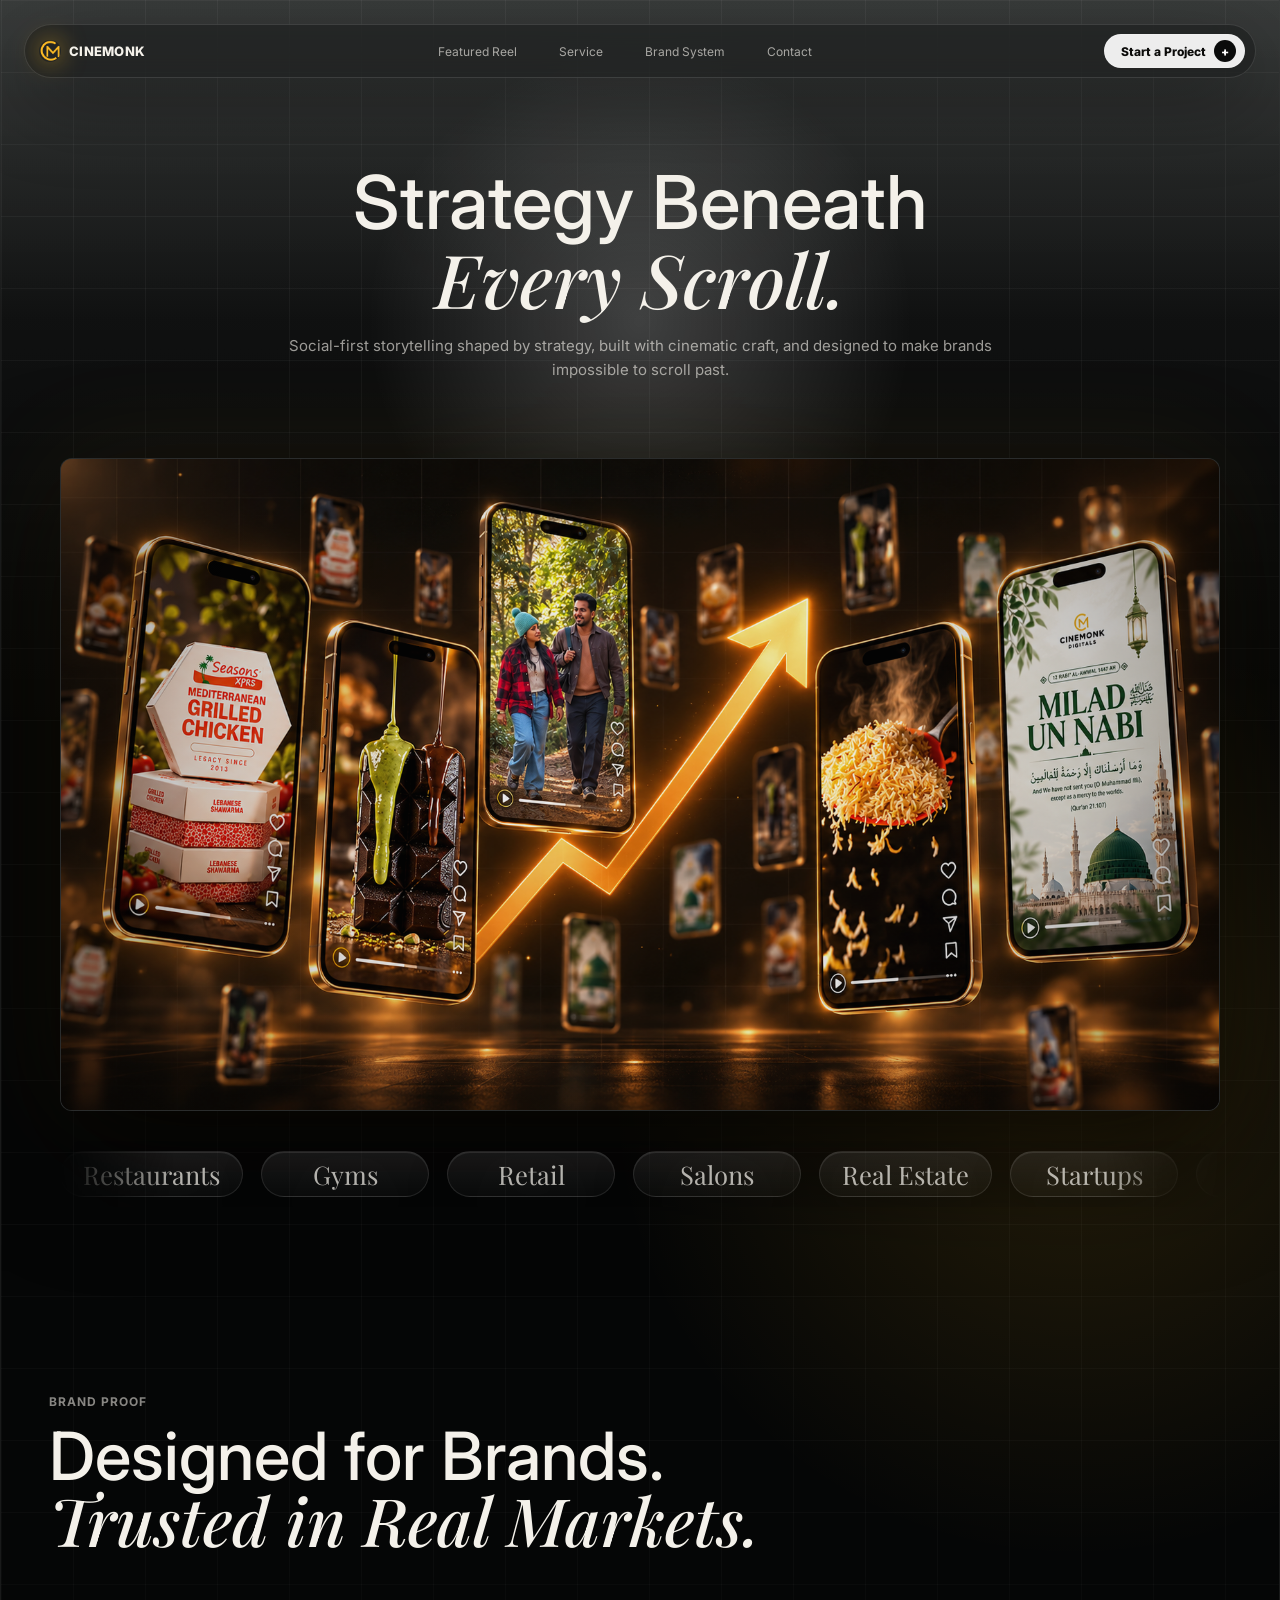
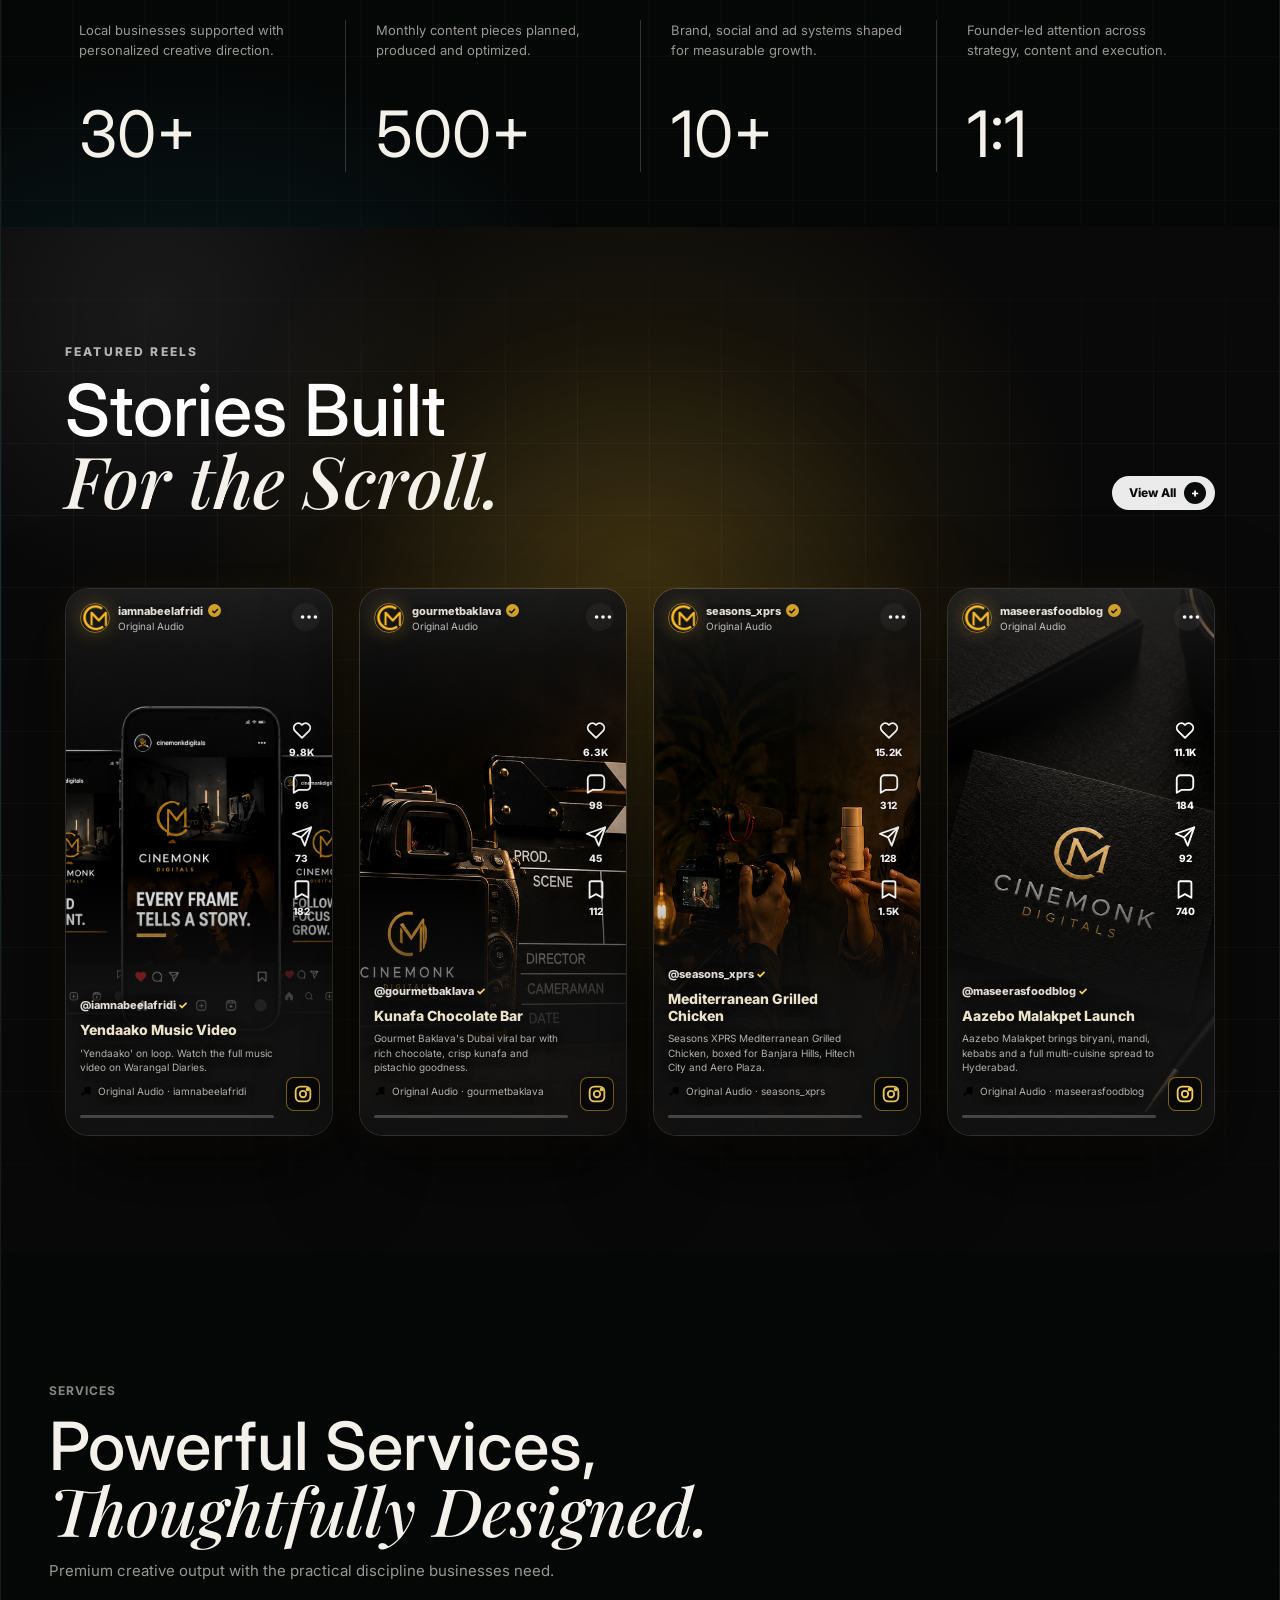
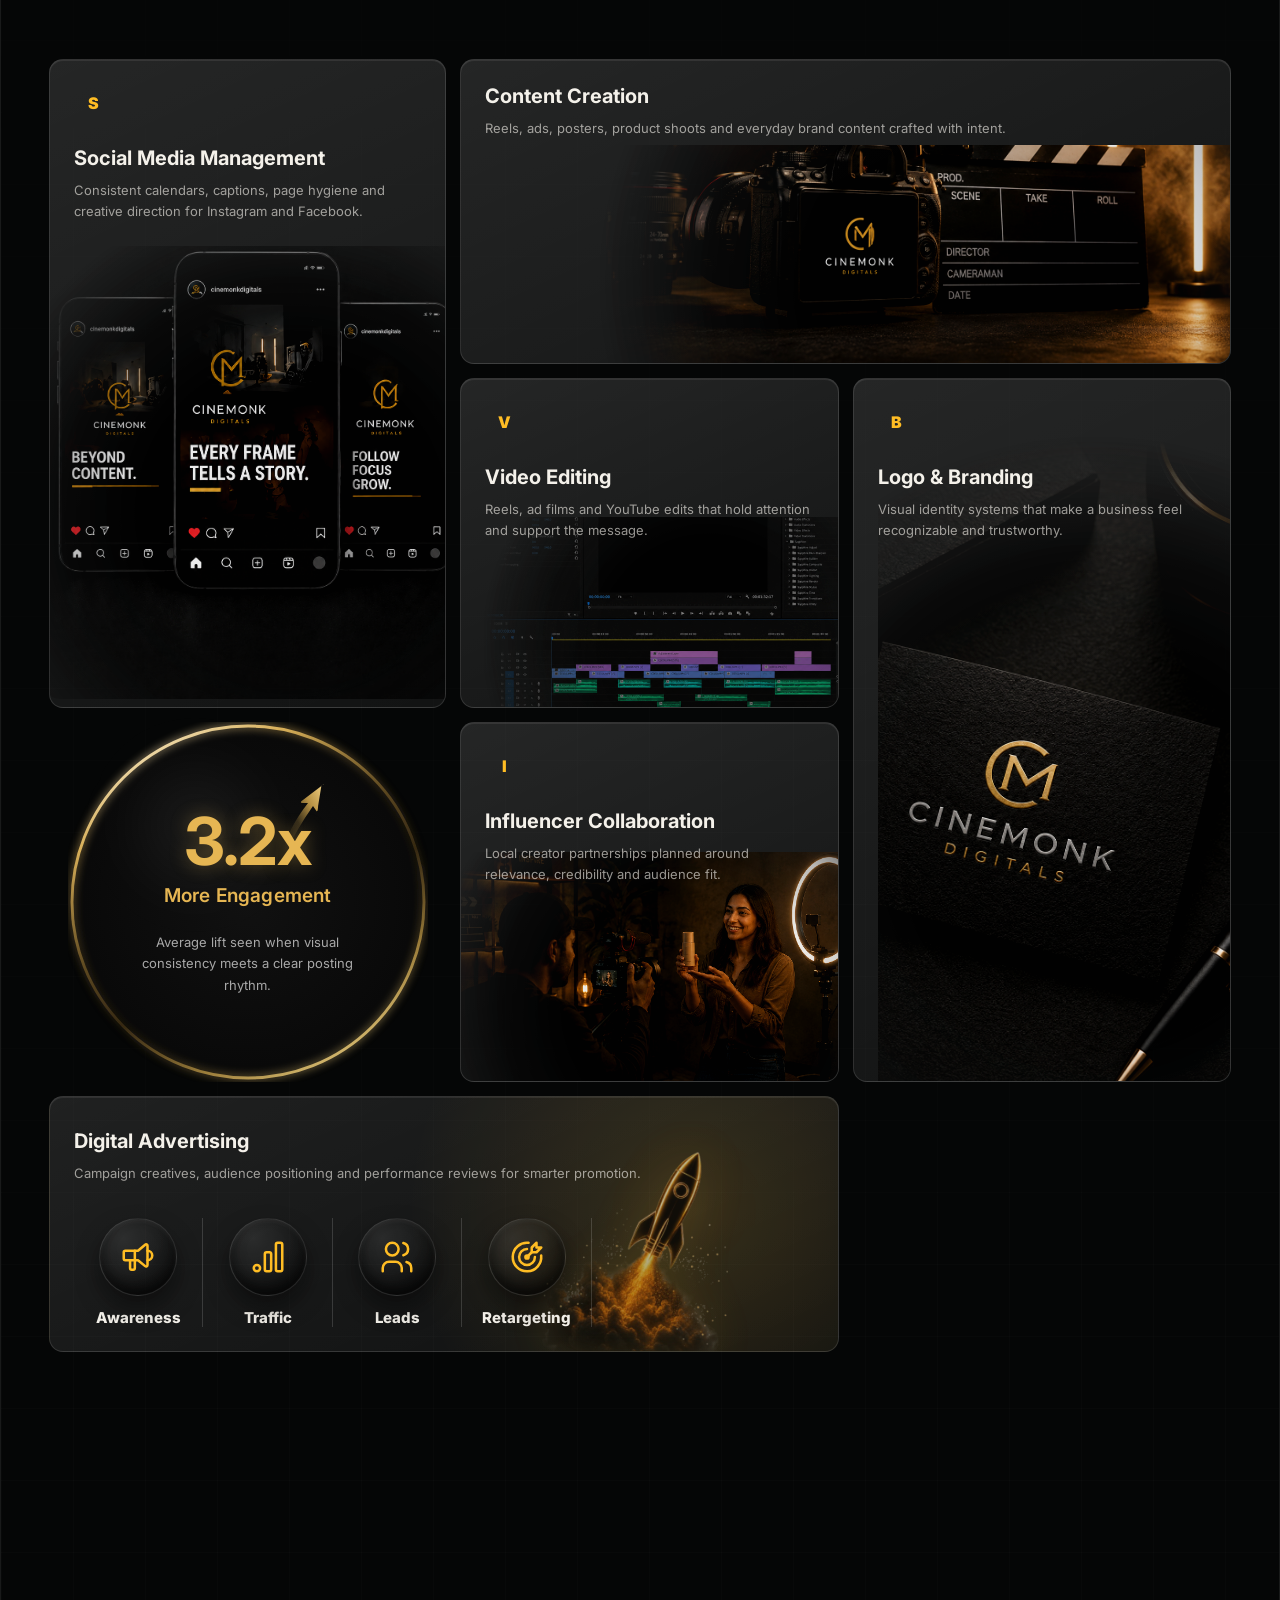
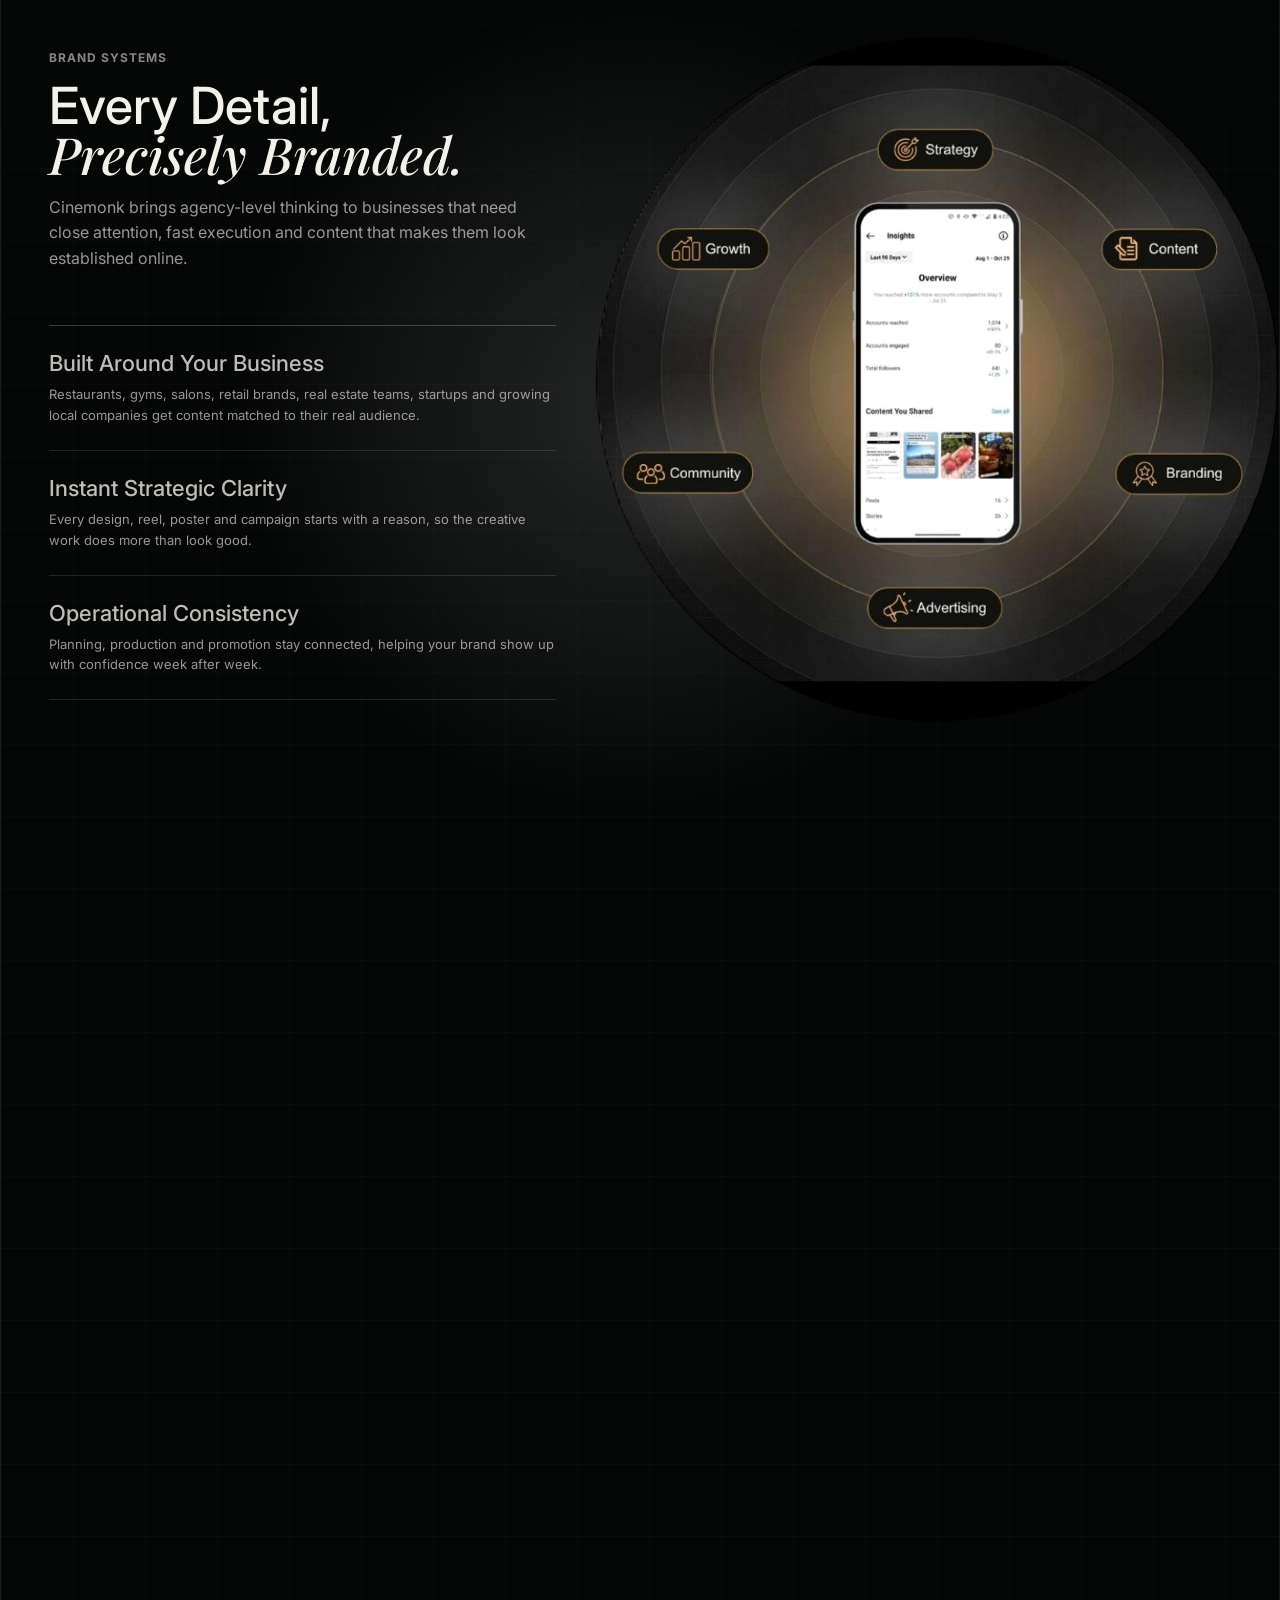
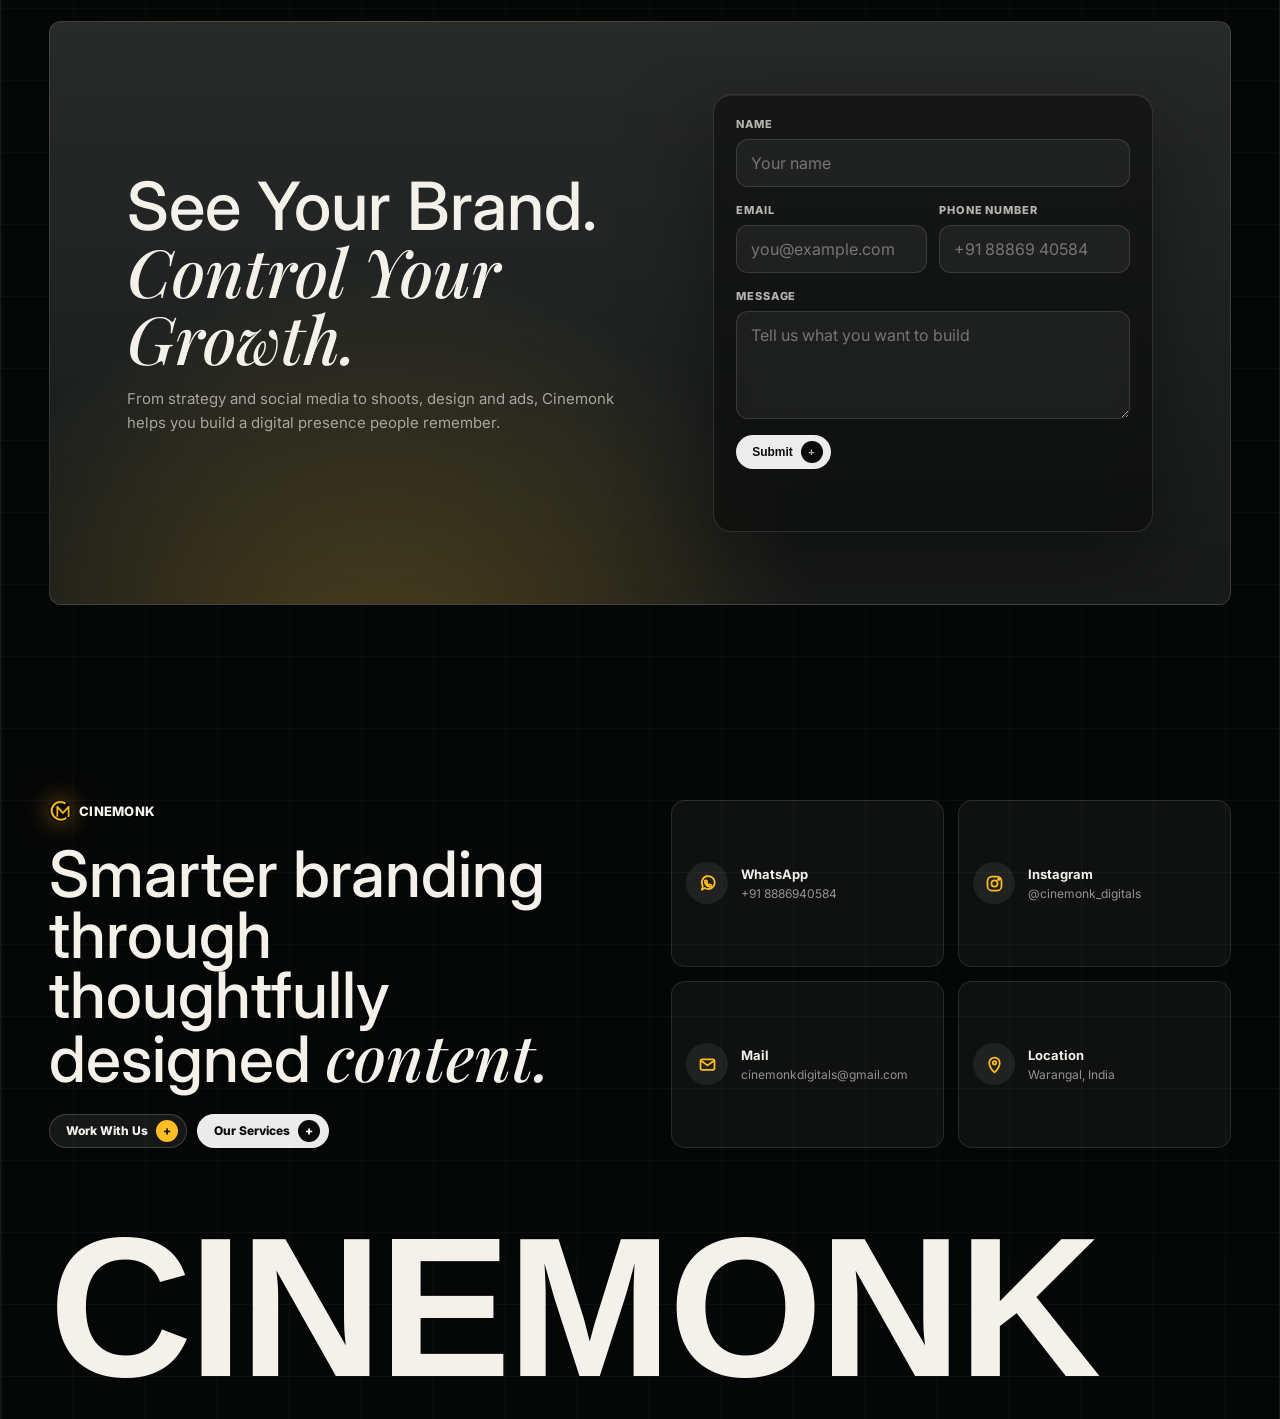
<file: index.html>
<!DOCTYPE html>
<html lang="en">
<head>
  <meta charset="UTF-8">
  <meta name="viewport" content="width=device-width, initial-scale=1.0">
  <title>Cinemonk Digitals | Strategic Content Studio</title>
  <link rel="preconnect" href="https://fonts.googleapis.com">
  <link rel="preconnect" href="https://fonts.gstatic.com" crossorigin>
  <link href="https://fonts.googleapis.com/css2?family=Inter:wght@400;500;600;700;800&family=Playfair+Display:ital,wght@0,500;0,600;1,500;1,600&display=swap" rel="stylesheet">
  <!-- Main stylesheet: update the version value after global layout/style edits. -->
  <link rel="stylesheet" href="styles.css?v=20261007-inline-contact-errors">
  <!-- Reels stylesheet: update the version value after CSS edits if the browser keeps old styles. -->
  <link rel="stylesheet" href="featured-reels.css?v=20261007-reel-gradient-fade">
  <link rel="icon" type="image/png" href="assets/Logo_Cinemonk_Digital.png">
</head>
<body>
  <main class="site-shell">
    <!-- Header navigation: edit labels or anchor links here. -->
    <header class="nav">
      <a class="brand" href="#top" aria-label="Cinemonk Digitals home">
        <img src="assets/Logo_Cinemonk_Digital.png" alt="">
        <span>CINEMONK</span>
      </a>
      <nav aria-label="Primary navigation">
        <a href="#workflows">Featured Reel</a>
        <a href="#services">Service</a>
        <a href="#industries">Brand System</a>
        <a href="#contact">Contact</a>
      </nav>
      <a class="pill-button" href="https://wa.me/918886940584" target="_blank" rel="noopener">Start a Project <span>+</span></a>
      <!-- Mobile menu button: site.js toggles the .is-menu-open class on the header. -->
      <button class="menu-toggle" type="button" aria-label="Open menu" aria-expanded="false">
        <span></span>
        <span></span>
        <span></span>
      </button>
    </header>

    <!-- Hero section: main headline, brand message, hero video and scrolling client categories. -->
    <section class="hero section" id="top">
      <div class="center-copy">
        <h1>Strategy Beneath<br><em>Every Scroll.</em></h1>
        <p>Social-first storytelling shaped by strategy, built with cinematic craft, and designed to make brands impossible to scroll past.</p>
      </div>

      <div class="hero-showcase">
        <div class="video-frame">
          <img src="assets/Cinematic Social Media Growth Montage.png" alt="Cinematic social media growth montage for Cinemonk Digitals">
        </div>
        <div class="client-strip" aria-label="Client categories">
          <div class="client-track">
            <span>Restaurants</span>
            <span>Gyms</span>
            <span>Retail</span>
            <span>Salons</span>
            <span>Real Estate</span>
            <span>Startups</span>
            <span>Restaurants</span>
            <span>Gyms</span>
            <span>Retail</span>
            <span>Salons</span>
            <span>Real Estate</span>
            <span>Startups</span>
          </div>
        </div>
      </div>
    </section>

    <!-- Stats section: edit the four proof points below. -->
    <section class="section stats-section">
      <div class="center-copy compact">
        <p class="eyebrow">Brand proof</p>
        <h2>Designed for Brands.<br><em>Trusted in Real Markets.</em></h2>
      </div>
      <div class="stats-grid">
        <article>
          <p>Local businesses supported with personalized creative direction.</p>
          <strong data-count-to="30" data-count-suffix="+">0+</strong>
        </article>
        <article>
          <p>Monthly content pieces planned, produced and optimized.</p>
          <strong data-count-to="500" data-count-suffix="+">0+</strong>
        </article>
        <article>
          <p>Brand, social and ad systems shaped for measurable growth.</p>
          <strong data-count-to="10" data-count-suffix="+">0+</strong>
        </article>
        <article>
          <p>Founder-led attention across strategy, content and execution.</p>
          <strong data-count-to="1" data-count-prefix="" data-count-suffix=":1">0:1</strong>
        </article>
      </div>
    </section>

    <!-- Featured Reels section: data-reels-src controls where reel content is loaded from. -->
    <section class="featured-reels fr-section" id="workflows" data-reels-src="reels.json">
      <div class="fr-section-head">
        <div>
          <p class="fr-label">Featured Reels</p>
          <h2>Stories Built<br><em>For the Scroll.</em></h2>
        </div>
        <a class="fr-view-all" href="https://www.instagram.com/cinemonk_digitals/" target="_blank" rel="noopener">View All <span>+</span></a>
      </div>
      <!-- Reels are injected here by featured-reels.js from reels.json. -->
      <div class="fr-card-grid" data-reels-list aria-live="polite"></div>
    </section>

    <!-- Services section: edit service cards and the engagement circle here. -->
    <section class="section" id="services">
      <div class="center-copy compact">
        <p class="eyebrow">Services</p>
        <h2>Powerful Services,<br><em>Thoughtfully Designed.</em></h2>
        <p>Premium creative output with the practical discipline businesses need.</p>
      </div>
      <div class="feature-board">
        <article class="feature tall service-image-card social-service">
          <span class="icon">S</span>
          <h3>Social Media Management</h3>
          <p>Consistent calendars, captions, page hygiene and creative direction for Instagram and Facebook.</p>
          <img src="assets/Social_Media_Management.png" alt="">
        </article>
        <article class="feature wide service-image-card content-service">
          <div>
            <h3>Content Creation</h3>
            <p>Reels, ads, posters, product shoots and everyday brand content crafted with intent.</p>
          </div>
          <img src="assets/Content_Creation.png" alt="">
        </article>
        <article class="feature service-image-card video-service">
          <span class="icon">V</span>
          <h3>Video Editing</h3>
          <p>Reels, ad films and YouTube edits that hold attention and support the message.</p>
          <img src="assets/video_editing.png" alt="">
        </article>
        <article class="feature service-image-card logo-service">
          <span class="icon">B</span>
          <h3>Logo & Branding</h3>
          <p>Visual identity systems that make a business feel recognizable and trustworthy.</p>
          <img src="assets/logo_branding.png" alt="">
        </article>
        <article class="feature round-stat" aria-label="3.2x more engagement">
          <svg class="stat-ring" viewBox="0 0 360 360" aria-hidden="true">
            <defs>
              <linearGradient id="cmRingShine" x1="20%" y1="0%" x2="80%" y2="100%">
                <stop offset="0%" stop-color="#fff3d6" stop-opacity="0.95"></stop>
                <stop offset="18%" stop-color="#e9bd5f" stop-opacity="0.9"></stop>
                <stop offset="45%" stop-color="#8a6a2c" stop-opacity="0.55"></stop>
                <stop offset="60%" stop-color="#6b4f1f" stop-opacity="0.4"></stop>
                <stop offset="80%" stop-color="#caa24a" stop-opacity="0.7"></stop>
                <stop offset="100%" stop-color="#f4d98a" stop-opacity="0.95"></stop>
              </linearGradient>
              <filter id="cmRingGlow" x="-50%" y="-50%" width="200%" height="200%">
                <feGaussianBlur stdDeviation="4" result="blur"></feGaussianBlur>
                <feMerge>
                  <feMergeNode in="blur"></feMergeNode>
                  <feMergeNode in="SourceGraphic"></feMergeNode>
                </feMerge>
              </filter>
            </defs>
            <circle cx="180" cy="180" r="176" fill="none" stroke="url(#cmRingShine)" stroke-width="2.9" filter="url(#cmRingGlow)"></circle>
          </svg>
          <div class="stat-content">
            <div class="stat-wrap">
              <span class="stat-number">3.2x</span>
              <svg class="stat-arrow" viewBox="0 0 130 130" aria-hidden="true">
                <defs>
                  <linearGradient id="cmArrowFade" x1="0%" y1="100%" x2="100%" y2="0%">
                    <stop offset="0%" stop-color="#e6b653" stop-opacity="0"></stop>
                    <stop offset="18%" stop-color="#e6b653" stop-opacity=".03"></stop>
                    <stop offset="40%" stop-color="#e6b653" stop-opacity=".18"></stop>
                    <stop offset="68%" stop-color="#e6b653" stop-opacity=".78"></stop>
                    <stop offset="100%" stop-color="#f6d78a" stop-opacity="1"></stop>
                  </linearGradient>
                </defs>
                <g transform="translate(80,15)">
                  <path d="M 48 88 Q 51 67, 72 40 L 65.5 40 Q 64.3 39.1, 65.3 38.2 L 88 21 Q 88 21.5, 85.4 22.8 L 82.1 43 Q 81.9 49, 80.6 48.3 L 77 43 Q 60 67, 50 90 A 2.4 2.4 0 0 1 48 88 Z" fill="url(#cmArrowFade)"></path>
                </g>
              </svg>
            </div>
            <span class="stat-title">More Engagement</span>
            <p>Average lift seen when visual consistency meets a clear posting rhythm.</p>
          </div>
        </article>
        <article class="feature service-image-card influencer-service">
          <span class="icon">I</span>
          <h3>Influencer Collaboration</h3>
          <p>Local creator partnerships planned around relevance, credibility and audience fit.</p>
          <img src="assets/Influencer_Collaboration.png" alt="">
        </article>
        <article class="feature wide ad-feature">
          <h3>Digital Advertising</h3>
          <p>Campaign creatives, audience positioning and performance reviews for smarter promotion.</p>
          <div class="ad-grid">
            <span>
              <i class="ad-icon" aria-hidden="true">
                <svg viewBox="0 0 24 24"><path d="M18 8a3 3 0 0 1 0 6"></path><path d="M10 8v11a1 1 0 0 1 -1 1h-1a1 1 0 0 1 -1 -1v-5"></path><path d="M12 8l4.524 -3.77a.9 .9 0 0 1 1.476 .692v12.156a.9 .9 0 0 1 -1.476 .692l-4.524 -3.77h-8a1 1 0 0 1 -1 -1v-4a1 1 0 0 1 1 -1h8"></path></svg>
              </i>
              Awareness
            </span>
            <span>
              <i class="ad-icon" aria-hidden="true">
                <svg viewBox="0 0 24 24"><path d="M10 10.105a1.105 1.105 0 0 1 1.105 -1.105h1.79a1.105 1.105 0 0 1 1.105 1.105v9.79a1.105 1.105 0 0 1 -1.105 1.105h-1.79a1.105 1.105 0 0 1 -1.105 -1.105z"></path><path d="M17 4.105a1.105 1.105 0 0 1 1.105 -1.105h1.79a1.105 1.105 0 0 1 1.105 1.105v15.79a1.105 1.105 0 0 1 -1.105 1.105h-1.79a1.105 1.105 0 0 1 -1.105 -1.105z"></path><path d="M3 19a2 2 0 1 0 4 0a2 2 0 1 0 -4 0"></path></svg>
              </i>
              Traffic
            </span>
            <span>
              <i class="ad-icon" aria-hidden="true">
                <svg viewBox="0 0 24 24"><path d="M5 7a4 4 0 1 0 8 0a4 4 0 1 0 -8 0"></path><path d="M3 21v-2a4 4 0 0 1 4 -4h4a4 4 0 0 1 4 4v2"></path><path d="M16 3.13a4 4 0 0 1 0 7.75"></path><path d="M21 21v-2a4 4 0 0 0 -3 -3.85"></path></svg>
              </i>
              Leads
            </span>
            <span>
              <i class="ad-icon" aria-hidden="true">
                <svg viewBox="0 0 24 24"><path d="M11 12a1 1 0 1 0 2 0a1 1 0 1 0 -2 0"></path><path d="M12 7a5 5 0 1 0 5 5"></path><path d="M13 3.055a9 9 0 1 0 7.941 7.945"></path><path d="M15 6v3h3l3 -3h-3v-3z"></path><path d="M15 9l-3 3"></path></svg>
              </i>
              Retargeting
            </span>
          </div>
          <img class="rocket-visual" src="assets/Rocket_Growth.png" alt="">
        </article>
      </div>
    </section>

    <!-- Brand detail section: strategy copy on the left, orbit visual on the right. -->
    <section class="section detail-section" id="industries">
      <div class="detail-layout">
        <div class="split-copy">
          <p class="eyebrow">Brand systems</p>
          <h2>Every Detail,<br><em>Precisely Branded.</em></h2>
          <p>Cinemonk brings agency-level thinking to businesses that need close attention, fast execution and content that makes them look established online.</p>
          <div class="principles">
            <article>
              <h3>Built Around Your Business</h3>
              <p>Restaurants, gyms, salons, retail brands, real estate teams, startups and growing local companies get content matched to their real audience.</p>
            </article>
            <article>
              <h3>Instant Strategic Clarity</h3>
              <p>Every design, reel, poster and campaign starts with a reason, so the creative work does more than look good.</p>
            </article>
            <article>
              <h3>Operational Consistency</h3>
              <p>Planning, production and promotion stay connected, helping your brand show up with confidence week after week.</p>
            </article>
          </div>
        </div>
        <div class="detail-visual-card">
          <img src="assets/EveryDetailPreciselyBranded.png" alt="Every Detail Precisely Branded creative system">
        </div>
      </div>
    </section>

    <!-- Client feedback section: replace these with real testimonials later. -->
    <section class="section feedback-section">
      <div class="center-copy compact">
        <p class="eyebrow">Client feedback</p>
        <h2>Trusted by Teams<br><em>That Need Growth.</em></h2>
      </div>
      <!-- Feedback carousel: add/remove article.feedback-card items to change testimonials. -->
      <div class="feedback-carousel" data-carousel>
        <button class="feedback-arrow prev" type="button" aria-label="Previous feedback" data-carousel-prev>
          <span>&lsaquo;</span>
        </button>
        <div class="feedback-viewport" data-carousel-viewport>
          <div class="feedback-grid" data-carousel-track>
            <article class="feedback-card">
              <div class="client-mark"><img src="assets/Logo_Cinemonk_Digital.png" alt=""><span>Restaurant</span></div>
              <p>"Cinemonk gave our brand a cleaner online presence and a content rhythm we could actually maintain."</p>
              <strong>Restaurant Owner</strong>
              <span>Local dining brand</span>
            </article>
            <article class="feedback-card">
              <div class="client-mark"><img src="assets/Logo_Cinemonk_Digital.png" alt=""><span>Studio</span></div>
              <p>"The reels, posters and campaign ideas felt personal to our business, not copied from a template."</p>
              <strong>Studio Founder</strong>
              <span>Fitness and wellness</span>
            </article>
            <article class="feedback-card">
              <div class="client-mark"><img src="assets/Logo_Cinemonk_Digital.png" alt=""><span>Retail</span></div>
              <p>"They helped us look more premium online and made every promotion feel planned, branded and consistent."</p>
              <strong>Retail Partner</strong>
              <span>Growing lifestyle store</span>
            </article>
            <article class="feedback-card">
              <div class="client-mark"><img src="assets/Logo_Cinemonk_Digital.png" alt=""><span>Salon</span></div>
              <p>"Our launch visuals finally felt consistent across reels, posters and ads."</p>
              <strong>Salon Founder</strong>
              <span>Beauty and personal care</span>
            </article>
            <article class="feedback-card">
              <div class="client-mark"><img src="assets/Logo_Cinemonk_Digital.png" alt=""><span>Realty</span></div>
              <p>"The team understood our market quickly and turned ideas into content that actually brought enquiries."</p>
              <strong>Real Estate Partner</strong>
              <span>Local property brand</span>
            </article>
          </div>
        </div>
        <button class="feedback-arrow next" type="button" aria-label="Next feedback" data-carousel-next>
          <span>&rsaquo;</span>
        </button>
      </div>
    </section>

    <!-- Contact CTA section: left copy plus right-side form for your future Google Form connection. -->
    <section class="section cta-section" id="contact">
      <div class="cta-panel">
        <div class="cta-copy center-copy compact">
          <h2>See Your Brand.<br><em>Control Your Growth.</em></h2>
          <p>From strategy and social media to shoots, design and ads, Cinemonk helps you build a digital presence people remember.</p>
        </div>
        <!-- Google Form connection: action points to the formResponse endpoint, and field names use Google entry IDs. -->
        <form class="project-form" action="https://docs.google.com/forms/d/e/1FAIpQLSfYs1C5g7oZWbkiwhs4rknTTFSGP86ef3lNKNDJ72URPKpY9Q/formResponse" method="post" data-google-form>
          <!-- Name field maps to entry.652867362 from your prefilled Google Form URL. -->
          <label>
            <span>Name</span>
            <input type="text" name="entry.652867362" placeholder="Your name" required>
          </label>
          <div class="contact-method-group">
            <div class="contact-method-fields">
              <!-- Email field maps to entry.888339443 from your prefilled Google Form URL. -->
              <label>
                <span>Email</span>
                <input type="text" name="entry.888339443" placeholder="you@example.com" inputmode="email" autocomplete="email">
              </label>
              <!-- Phone field maps to entry.132729876 from your prefilled Google Form URL. -->
              <label>
                <span>Phone Number</span>
                <input type="tel" name="entry.132729876" placeholder="+91 88869 40584" inputmode="tel" title="Enter a valid phone number with country code if needed.">
              </label>
            </div>
            <p class="contact-field-error" aria-live="polite" data-contact-error></p>
          </div>
          <!-- Message field maps to entry.417495076 from your prefilled Google Form URL. -->
          <label>
            <span>Message</span>
            <textarea name="entry.417495076" rows="4" placeholder="Tell us what you want to build" required></textarea>
          </label>
          <button class="pill-button" type="submit">Submit <span>+</span></button>
          <p class="form-status" role="status" aria-live="polite" data-form-status></p>
        </form>
      </div>
    </section>

    <!-- Footer section: edit footer links and social URLs here. -->
    <footer class="footer">
      <div class="footer-top">
        <div>
          <a class="brand footer-brand" href="#top">
            <img src="assets/Logo_Cinemonk_Digital.png" alt="">
            <span>CINEMONK</span>
          </a>
          <h2>Smarter branding through<br>thoughtfully designed <em>content.</em></h2>
          <div class="hero-actions">
            <a class="pill-button dark" href="https://wa.me/918886940584" target="_blank" rel="noopener">Work With Us <span>+</span></a>
            <a class="pill-button" href="#services">Our Services <span>+</span></a>
          </div>
        </div>
        <div class="footer-contact-list">
          <a class="footer-contact-item" href="https://wa.me/918886940584" target="_blank" rel="noopener">
            <span class="footer-contact-icon">
              <svg viewBox="0 0 24 24" aria-hidden="true"><path d="M5.5 19.2 6.7 15A7.4 7.4 0 1 1 9 17.2l-3.5 2Z"></path><path d="M9.3 8.8c.2-.4.4-.4.7-.4h.5c.2 0 .4.1.5.4l.6 1.4c.1.2.1.4-.1.6l-.4.5c.6 1 1.4 1.8 2.5 2.4l.5-.5c.2-.2.4-.2.7-.1l1.4.6c.3.1.4.3.4.6v.4c0 .4-.1.6-.4.8-.5.3-1 .4-1.6.3-2.8-.5-5.2-2.8-5.7-5.7-.1-.5 0-1 .3-1.3Z"></path></svg>
            </span>
            <span><strong>WhatsApp</strong><small>+91 8886940584</small></span>
          </a>
          <a class="footer-contact-item" href="https://www.instagram.com/cinemonk_digitals/" target="_blank" rel="noopener">
            <span class="footer-contact-icon">
              <svg viewBox="0 0 24 24" aria-hidden="true"><rect x="4" y="4" width="16" height="16" rx="5"></rect><circle cx="12" cy="12" r="3.5"></circle><circle cx="17" cy="7" r="1"></circle></svg>
            </span>
            <span><strong>Instagram</strong><small>@cinemonk_digitals</small></span>
          </a>
          <a class="footer-contact-item" href="mailto:cinemonkdigitals@gmail.com">
            <span class="footer-contact-icon">
              <svg viewBox="0 0 24 24" aria-hidden="true"><rect x="4" y="6" width="16" height="12" rx="2"></rect><path d="m5 8 7 5 7-5"></path></svg>
            </span>
            <span><strong>Mail</strong><small>cinemonkdigitals@gmail.com</small></span>
          </a>
          <a class="footer-contact-item" href="https://www.google.com/maps/search/?api=1&query=Warangal%2C%20India" target="_blank" rel="noopener">
            <span class="footer-contact-icon">
              <svg viewBox="0 0 24 24" aria-hidden="true"><path d="M12 21s6-5.3 6-11a6 6 0 0 0-12 0c0 5.7 6 11 6 11Z"></path><circle cx="12" cy="10" r="2"></circle></svg>
            </span>
            <span><strong>Location</strong><small>Warangal, India</small></span>
          </a>
        </div>
      </div>
      <div class="footer-wordmark">CINEMONK</div>
    </footer>
  </main>
  <!-- Reels script: update the version value after JS edits if the browser keeps old behavior. -->
  <script src="featured-reels.js?v=20261007-reel-readability" defer></script>
  <!-- Site interactions: mobile menu, feedback carousel, and page load animation. -->
  <script src="site.js?v=20261007-inline-contact-errors" defer></script>
</body>
</html>
</file>
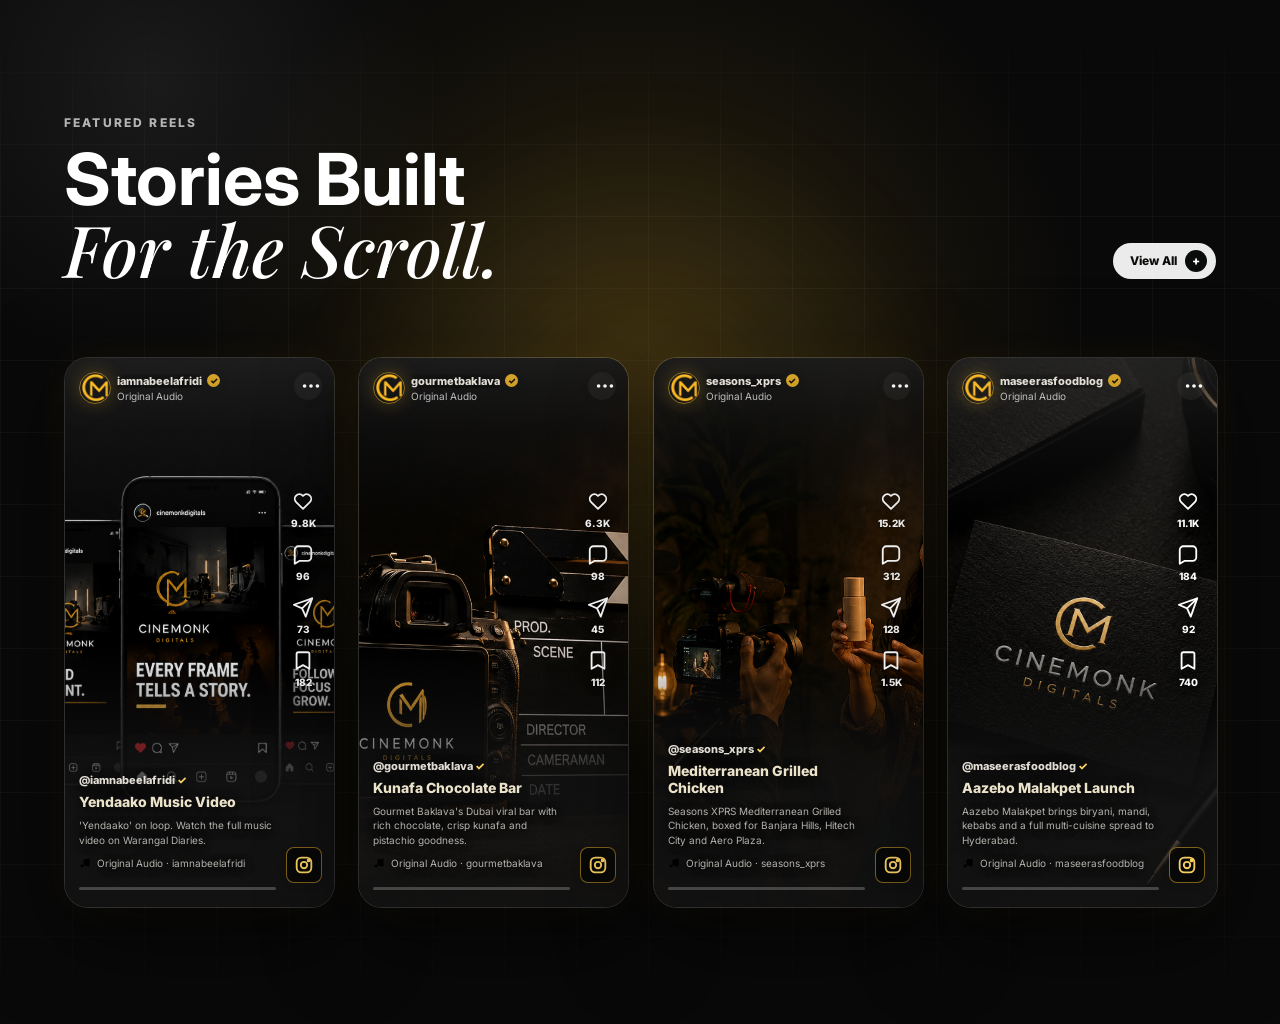
<file: featured-reels.html>
<!DOCTYPE html>
<html lang="en">
<head>
  <meta charset="UTF-8">
  <meta name="viewport" content="width=device-width, initial-scale=1.0">
  <title>Featured Reels | Cinemonk Digitals</title>
  <link rel="preconnect" href="https://fonts.googleapis.com">
  <link rel="preconnect" href="https://fonts.gstatic.com" crossorigin>
  <link href="https://fonts.googleapis.com/css2?family=Inter:wght@400;500;600;700;800&family=Playfair+Display:ital,wght@0,500;0,600;1,500;1,600&display=swap" rel="stylesheet">
  <!-- Reels stylesheet: update the version value after CSS edits if the browser keeps old styles. -->
  <link rel="stylesheet" href="featured-reels.css?v=20260722-reels-align">
</head>
<body class="fr-demo-page">
  <!-- Standalone Featured Reels demo; data-reels-src controls the JSON/API source. -->
  <section class="featured-reels fr-section" data-reels-src="reels.json">
    <div class="fr-section-head">
      <div>
        <p class="fr-label">Featured Reels</p>
        <h2>Stories Built<br><em>For the Scroll.</em></h2>
      </div>
      <a class="fr-view-all" href="https://www.instagram.com/cinemonk_digitals/" target="_blank" rel="noopener">View All <span>+</span></a>
    </div>
    <!-- Reels are injected here by featured-reels.js from reels.json. -->
    <div class="fr-card-grid" data-reels-list aria-live="polite"></div>
  </section>
  <!-- Reels script: update the version value after JS edits if the browser keeps old behavior. -->
  <script src="featured-reels.js?v=20260722-reels-fallback" defer></script>
</body>
</html>
</file>
<file: styles.css>
/*
  CINEMONK MAIN STYLE EDIT GUIDE
  - Theme colors: edit :root variables below.
  - Header and buttons: edit .nav, .brand, .pill-button.
  - Mobile hamburger: edit .menu-toggle and .nav.is-menu-open nav.
  - Hero section: edit .hero, .center-copy, .hero-showcase, .video-frame, .client-strip.
  - Service grid: edit .feature-board, .feature, .service-image-card, and each service-specific class.
  - 3.2x engagement circle: edit .round-stat, .stat-ring, .stat-arrow, .stat-number, .stat-title.
  - Contact CTA form: edit .cta-panel, .cta-copy, .project-form, inputs, textarea, and button.
  - Footer: edit .footer, .footer-top, .footer-contact-list, .footer-contact-item, .footer-wordmark.
  - Scroll animation: edit .scroll-reveal and .scroll-reveal.is-visible.
  - Responsive behavior: edit @media (max-width: 900px) for tablets and @media (max-width: 560px) for phones.
*/

:root {
  /* Global colors used across the whole website. */
  --bg: #040505;
  --ink: #f4f1ea;
  --muted: rgba(244, 241, 234, .62);
  --faint: rgba(244, 241, 234, .16);
  --gold: #ffbd24;
  --gold-soft: #ffd35c;
  --teal: #0a2c32;
  --panel: rgba(255, 255, 255, .075);
  --panel-strong: rgba(255, 255, 255, .12);
}

* {
  /* Makes padding and borders easier to size predictably. */
  box-sizing: border-box;
}

html {
  /* Smooth anchor scrolling for nav links. */
  scroll-behavior: smooth;
}

body {
  /* Page base typography and background glow. */
  margin: 0;
  color: var(--ink);
  font-family: Inter, system-ui, sans-serif;
  background:
    radial-gradient(circle at 14% 28%, rgba(15, 83, 91, .44), transparent 34rem),
    radial-gradient(circle at 84% 14%, rgba(255, 189, 36, .13), transparent 29rem),
    linear-gradient(180deg, #292c2b 0, #050606 20rem, #050606 100%);
}

a {
  /* Default link reset; individual buttons/links add their own styling. */
  color: inherit;
  text-decoration: none;
}

.site-shell {
  /* Main page wrapper; change max width here if the whole site should be wider. */
  width: min(100%, 1440px);
  margin: 0 auto;
  min-height: 100vh;
  overflow: hidden;
  position: relative;
  border-left: 1px solid rgba(255, 255, 255, .08);
  border-right: 1px solid rgba(255, 255, 255, .08);
}

.site-shell::before {
  /* Background grid overlay used across the page. */
  content: "";
  position: absolute;
  inset: 0;
  pointer-events: none;
  background-image:
    linear-gradient(rgba(255,255,255,.055) 1px, transparent 1px),
    linear-gradient(90deg, rgba(255,255,255,.055) 1px, transparent 1px);
  background-size: 72px 72px;
  mask-image: linear-gradient(180deg, rgba(0,0,0,.8), rgba(0,0,0,.1) 42%, rgba(0,0,0,.7));
}

.scroll-reveal {
  /* site.js adds this class to major sections so they animate when scrolled into view. */
  opacity: 0;
  transform: translateY(26px);
  filter: blur(8px);
  transition:
    opacity .82s cubic-bezier(.2, .75, .2, 1),
    transform .82s cubic-bezier(.2, .75, .2, 1),
    filter .82s cubic-bezier(.2, .75, .2, 1);
}

.scroll-reveal.is-visible {
  opacity: 1;
  transform: translateY(0);
  filter: blur(0);
}

.nav {
  /* Floating top navigation bar. */
  width: calc(100% - 48px);
  height: 54px;
  position: fixed;
  top: 24px;
  left: 50%;
  z-index: 20;
  transform: translateX(-50%);
  max-width: 1368px;
  padding: 0 10px 0 14px;
  display: flex;
  align-items: center;
  justify-content: space-between;
  border: 1px solid rgba(255, 255, 255, .12);
  border-radius: 999px;
  background: rgba(25, 27, 27, .58);
  backdrop-filter: blur(20px);
  box-shadow: 0 24px 80px rgba(0,0,0,.35);
}

.menu-toggle {
  /* Hamburger button shown only on small screens. */
  display: none;
  place-items: center;
  gap: 4px;
  width: 38px;
  height: 38px;
  border: 1px solid rgba(255,255,255,.14);
  border-radius: 50%;
  color: var(--ink);
  background: rgba(255,255,255,.07);
  cursor: pointer;
}

.menu-toggle span {
  /* Individual hamburger lines. */
  display: block;
  width: 16px;
  height: 2px;
  border-radius: 999px;
  background: currentColor;
  transition: transform .25s ease, opacity .25s ease;
}

.menu-toggle:hover {
  border-color: rgba(255,189,36,.36);
  background: rgba(255,189,36,.08);
  transform: translateY(-1px);
}

.nav.is-menu-open .menu-toggle span:nth-child(1) {
  transform: translateY(6px) rotate(45deg);
}

.nav.is-menu-open .menu-toggle span:nth-child(2) {
  opacity: 0;
}

.nav.is-menu-open .menu-toggle span:nth-child(3) {
  transform: translateY(-6px) rotate(-45deg);
}

.brand {
  /* Logo plus CINEMONK text lockup. */
  display: inline-flex;
  align-items: center;
  gap: 8px;
  font-size: 13px;
  font-weight: 800;
  letter-spacing: .02em;
}

.brand img {
  width: 22px;
  height: 22px;
  border-radius: 50%;
  object-fit: cover;
  box-shadow: 0 0 24px rgba(255, 189, 36, .5);
}

.nav nav {
  display: flex;
  gap: 42px;
  color: rgba(244, 241, 234, .64);
  font-size: 12px;
}

.nav nav a {
  position: relative;
  transition: color .24s ease, transform .24s ease;
}

.nav nav a::after {
  content: "";
  position: absolute;
  left: 0;
  right: 0;
  bottom: -8px;
  height: 1px;
  background: var(--gold);
  opacity: 0;
  transform: scaleX(.35);
  transition: opacity .24s ease, transform .24s ease;
}

.nav nav a:hover {
  color: var(--ink);
  transform: translateY(-1px);
}

.nav nav a:hover::after {
  opacity: 1;
  transform: scaleX(1);
}

.pill-button {
  display: inline-flex;
  align-items: center;
  gap: 8px;
  min-height: 34px;
  padding: 0 8px 0 16px;
  border-radius: 999px;
  border: 1px solid rgba(255, 255, 255, .18);
  background: rgba(255, 255, 255, .92);
  color: #0b0b0a;
  font-size: 12px;
  font-weight: 800;
  white-space: nowrap;
  transition: transform .24s ease, box-shadow .24s ease, border-color .24s ease, background .24s ease, color .24s ease;
}

.pill-button span {
  display: grid;
  place-items: center;
  width: 22px;
  height: 22px;
  border-radius: 50%;
  color: white;
  background: #0a0b0b;
}

.pill-button.dark {
  background: rgba(255,255,255,.07);
  color: var(--ink);
}

.pill-button.dark span {
  background: var(--gold);
  color: #181100;
}

.pill-button:hover {
  transform: translateY(-2px);
  border-color: rgba(255,211,92,.62);
  background: var(--gold-soft);
  color: #120d00;
  box-shadow: 0 18px 44px rgba(255,211,92,.22);
}

.pill-button:hover span {
  transform: rotate(90deg);
  background: #fff;
  color: #0a0b0b;
}

.pill-button.dark:hover {
  background: var(--gold-soft);
  color: #181100;
}

.pill-button.dark:hover span {
  background: #fff;
  color: #111;
}

.pill-button span {
  transition: transform .24s ease, background .24s ease, color .24s ease;
}

.section {
  position: relative;
  z-index: 1;
  padding: 130px 48px;
}

.hero {
  min-height: 1040px;
  padding-top: 165px;
  text-align: center;
  background:
    radial-gradient(circle at 50% 24%, rgba(255,255,255,.2), transparent 17rem),
    linear-gradient(180deg, rgba(255,255,255,.08), transparent 58%);
}

.center-copy {
  width: min(980px, 100%);
  margin: 0 auto;
  text-align: center;
}

.center-copy.compact {
  width: min(900px, 100%);
}

.section:not(.hero) .center-copy.compact {
  margin-left: 0;
  text-align: left;
}

.section:not(.hero) .center-copy > p:not(.eyebrow) {
  margin-left: 0;
  margin-right: 0;
}

.eyebrow {
  margin: 0 0 14px;
  color: rgba(244, 241, 234, .55);
  font-size: 12px;
  font-weight: 700;
  text-transform: uppercase;
  letter-spacing: .08em;
  transition: color .24s ease;
}

.section:hover .eyebrow {
  color: var(--gold);
}

h1, h2, h3, p {
  margin-top: 0;
}

h1, h2 {
  margin-bottom: 14px;
  font-weight: 500;
  line-height: .95;
  letter-spacing: 0;
}

h1 {
  font-size: clamp(56px, 8vw, 118px);
}

.hero h1 {
  font-size: clamp(48px, 5.8vw, 82px);
  line-height: 1.02;
}

h2 {
  font-size: clamp(36px, 5.2vw, 76px);
}

em {
  font-family: "Playfair Display", Georgia, serif;
  font-style: italic;
  color: var(--ink);
}

p {
  color: var(--muted);
  line-height: 1.6;
}

.center-copy > p:not(.eyebrow) {
  margin-inline: auto;
  max-width: 760px;
  font-size: 15px;
}

.hero-actions {
  display: flex;
  flex-direction: column;
  justify-content: center;
  gap: 10px;
  margin-top: 24px;
  flex-wrap: wrap;
}

.hero-showcase {
  width: min(1160px, 100%);
  margin: 76px auto 0;
}

.video-frame {
  position: relative;
  overflow: hidden;
  aspect-ratio: 16 / 9;
  border: 1px solid rgba(255,255,255,.14);
  border-radius: 12px;
  background: #070909;
  box-shadow:
    0 45px 120px rgba(0,0,0,.72),
    0 0 120px rgba(255,189,36,.08),
    inset 0 1px 0 rgba(255,255,255,.1);
}

.video-frame::after {
  content: "";
  position: absolute;
  inset: 0;
  pointer-events: none;
  background:
    radial-gradient(circle at center, rgba(0,0,0,0) 34%, rgba(0,0,0,.16) 70%, rgba(0,0,0,.38) 100%);
}

.video-frame video,
.video-frame img {
  display: block;
  width: 100%;
  height: 100%;
  object-fit: cover;
  opacity: 1;
  filter: brightness(.94) contrast(.98) saturate(.96);
}

.client-strip {
  overflow: hidden;
  position: relative;
  margin: 30px auto 0;
  padding: 10px 0;
  color: rgba(244,241,234,.64);
  font-family: "Playfair Display", Georgia, serif;
  font-size: clamp(18px, 2vw, 28px);
  mask-image: linear-gradient(90deg, transparent, #000 10%, #000 90%, transparent);
}

.client-track {
  display: flex;
  width: max-content;
  gap: 18px;
  animation: clientMarquee 26s linear infinite;
}

.client-strip span {
  display: inline-flex;
  align-items: center;
  justify-content: center;
  min-width: 168px;
  min-height: 46px;
  padding: 0 22px;
  border: 1px solid rgba(255,255,255,.1);
  border-radius: 999px;
  background: linear-gradient(180deg, rgba(255,255,255,.08), rgba(255,255,255,.025));
  box-shadow: inset 0 1px 0 rgba(255,255,255,.08), 0 18px 45px rgba(0,0,0,.22);
  color: rgba(244,241,234,.72);
  text-align: center;
  white-space: nowrap;
  filter: drop-shadow(0 0 18px rgba(255,255,255,.08));
}

@keyframes clientMarquee {
  from {
    transform: translateX(0);
  }

  to {
    transform: translateX(calc(-50% - 9px));
  }
}

.hero-stage {
  position: relative;
  height: 510px;
  margin: 62px auto 0;
  width: min(850px, 100%);
}

.phone {
  position: absolute;
  border: 7px solid #121313;
  border-radius: 38px;
  background:
    linear-gradient(160deg, rgba(255,255,255,.16), rgba(255,255,255,.04)),
    radial-gradient(circle at 70% 20%, rgba(255,189,36,.2), transparent 10rem),
    #171918;
  box-shadow: 0 28px 90px rgba(0,0,0,.7), inset 0 0 0 1px rgba(255,255,255,.13);
  overflow: hidden;
  text-align: left;
}

.phone {
  width: 275px;
  height: 425px;
  padding: 34px 22px;
}

.phone-left {
  left: 108px;
  top: 38px;
  transform: rotate(-8deg);
}

.phone-right {
  right: 130px;
  top: 10px;
  transform: rotate(7deg);
}

.phone-top {
  position: absolute;
  top: 10px;
  left: 50%;
  width: 70px;
  height: 16px;
  transform: translateX(-50%);
  border-radius: 999px;
  background: #050606;
}

.screen-title {
  color: rgba(244, 241, 234, .72);
  font-size: 13px;
  font-weight: 800;
}

.metric-line {
  display: flex;
  justify-content: space-between;
  align-items: end;
  margin-top: 36px;
}

.metric-line strong {
  font-size: 62px;
  line-height: 1;
}

.chart-bars {
  height: 145px;
  display: flex;
  align-items: end;
  gap: 12px;
  margin-top: 34px;
}

.chart-bars i,
.stacked-tiles i,
.button-row b {
  display: block;
  border-radius: 999px;
  background: linear-gradient(180deg, var(--gold), rgba(255,255,255,.08));
}

.chart-bars i {
  flex: 1;
}

.mini-grid {
  display: grid;
  grid-template-columns: repeat(2, 1fr);
  gap: 8px;
  margin-top: 26px;
}

.mini-grid b,
.metric-row,
.float-card,
.glass-widget,
.ad-grid span,
.radar-card span {
  border: 1px solid rgba(255,255,255,.12);
  background: rgba(255,255,255,.08);
  backdrop-filter: blur(14px);
  border-radius: 14px;
}

.mini-grid b {
  padding: 10px;
  color: rgba(244, 241, 234, .7);
  font-size: 11px;
}

.reel-card {
  margin-top: 28px;
  padding: 16px;
  min-height: 145px;
  border-radius: 24px;
  background: linear-gradient(150deg, rgba(255,189,36,.44), rgba(255,255,255,.07));
}

.reel-card span {
  display: block;
  width: 58px;
  height: 58px;
  border-radius: 50%;
  margin-bottom: 26px;
  background: rgba(255,255,255,.72);
}

.metric-row {
  display: flex;
  align-items: center;
  gap: 12px;
  padding: 13px;
  margin-top: 12px;
}

.metric-row strong {
  color: var(--gold);
  font-size: 24px;
}

.metric-row span {
  color: rgba(244,241,234,.62);
  font-size: 12px;
}

.float-card {
  position: absolute;
  padding: 16px 18px;
  color: rgba(244,241,234,.65);
  font-size: 12px;
  text-align: left;
  box-shadow: 0 18px 50px rgba(0,0,0,.35);
}

.float-card strong {
  display: block;
  margin-top: 6px;
  color: var(--ink);
  font-size: 14px;
}

.card-a { left: 0; top: 120px; }
.card-b { right: 0; top: 178px; }
.card-c { left: 50%; bottom: 42px; transform: translateX(-50%); }

.stats-section {
  padding-top: 55px;
  padding-bottom: 55px;
}

.stats-grid {
  display: grid;
  grid-template-columns: repeat(4, 1fr);
  gap: 0;
  margin-top: 64px;
}

.stats-grid article {
  min-height: 150px;
  padding: 0 30px;
  border-left: 1px solid rgba(255,255,255,.18);
}

.stats-grid article:first-child {
  border-left: 0;
}

.stats-grid p {
  min-height: 62px;
  font-size: 13px;
}

.stats-grid strong {
  font-size: clamp(46px, 5vw, 72px);
  font-weight: 400;
}

.visual-section {
  padding-top: 55px;
}

.latest-section {
  padding-top: 70px;
}

.section-heading-row {
  display: flex;
  align-items: end;
  justify-content: space-between;
  gap: 32px;
  width: min(1280px, 100%);
  margin-inline: auto;
}

.section-heading-row h2 {
  margin-bottom: 0;
}

.reels-grid {
  display: grid;
  grid-template-columns: repeat(4, 1fr);
  gap: 16px;
  margin-top: 58px;
}

.reel-card-ui {
  position: relative;
  overflow: hidden;
  min-height: 520px;
  border: 1px solid rgba(255,255,255,.12);
  border-radius: 14px;
  background: rgba(255,255,255,.06);
  box-shadow: 0 28px 80px rgba(0,0,0,.42), inset 0 1px 0 rgba(255,255,255,.08);
}

.reel-card-ui video {
  width: 100%;
  height: 100%;
  min-height: 520px;
  display: block;
  object-fit: cover;
  opacity: .84;
}

.reel-card-ui::after {
  content: "";
  position: absolute;
  inset: 0;
  background: linear-gradient(180deg, transparent 46%, rgba(3,4,4,.82));
  pointer-events: none;
}

.reel-card-ui > div {
  position: absolute;
  left: 18px;
  right: 18px;
  bottom: 18px;
  z-index: 1;
}

.reel-card-ui > div span {
  display: block;
  margin-bottom: 6px;
  color: rgba(244,241,234,.58);
  font-size: 12px;
}

.reel-card-ui > div strong {
  display: block;
  color: var(--ink);
  font-size: 19px;
  line-height: 1.15;
}

.workspace-panel,
.cta-panel {
  position: relative;
  margin-top: 76px;
  min-height: 565px;
  border: 1px solid rgba(255,255,255,.12);
  border-radius: 12px;
  overflow: hidden;
  background:
    linear-gradient(180deg, rgba(255,255,255,.06), rgba(0,0,0,.22)),
    radial-gradient(circle at 78% 24%, rgba(255,211,92,.25), transparent 20rem),
    linear-gradient(135deg, #2d332f, #101414 45%, #060707);
}

.workspace-panel::before {
  content: "";
  position: absolute;
  inset: 0;
  background:
    linear-gradient(90deg, transparent 0 58%, rgba(255,255,255,.45) 58% 59%, transparent 59%),
    linear-gradient(180deg, rgba(255,255,255,.16), transparent 45%),
    radial-gradient(circle at 28% 58%, rgba(255,255,255,.14), transparent 17rem);
  opacity: .7;
}

.desk-copy {
  position: absolute;
  left: 56px;
  bottom: 54px;
  width: 380px;
}

.desk-copy h3 {
  font-size: 34px;
  line-height: 1.08;
  font-weight: 500;
}

.glass-widget {
  position: absolute;
  padding: 18px 20px;
  width: 210px;
  color: rgba(244,241,234,.58);
  font-size: 12px;
}

.glass-widget strong {
  display: block;
  margin-top: 6px;
  color: var(--ink);
  font-size: 14px;
}

.glass-widget.top { left: 43%; top: 30%; }
.glass-widget.right { right: 44px; bottom: 128px; }
.glass-widget.bottom { left: 28%; bottom: 52px; }

.feature-board {
  display: grid;
  grid-template-columns: 1.05fr 1fr 1fr;
  gap: 14px;
  margin-top: 76px;
}

.feature {
  min-height: 220px;
  padding: 24px;
  border: 1px solid rgba(255,255,255,.12);
  border-radius: 14px;
  background: linear-gradient(155deg, rgba(255,255,255,.13), rgba(255,255,255,.055));
  box-shadow: inset 0 1px 0 rgba(255,255,255,.08);
  transition: transform .35s ease, border-color .35s ease, box-shadow .35s ease;
}

.feature:hover {
  transform: translateY(-5px);
  border-color: rgba(255,189,36,.28);
  box-shadow: 0 22px 70px rgba(0,0,0,.32), inset 0 1px 0 rgba(255,255,255,.1);
}

.feature.tall {
  grid-row: span 2;
  min-height: 454px;
}

.feature.wide {
  grid-column: span 2;
}

.feature h3 {
  margin-bottom: 10px;
  font-size: 20px;
}

.feature p {
  font-size: 13px;
}

.icon {
  display: grid;
  place-items: center;
  width: 38px;
  height: 38px;
  margin-bottom: 24px;
  border-radius: 50%;
  background: transparent;
  color: var(--gold);
  font-weight: 900;
}

.button-row {
  display: flex;
  gap: 12px;
  margin-top: 76px;
}

.button-row b {
  width: 42px;
  height: 42px;
  background: rgba(255,255,255,.09);
}

.image-card {
  display: grid;
  grid-template-columns: 1fr 230px;
  gap: 24px;
  align-items: stretch;
}

.stacked-tiles {
  display: grid;
  grid-template-columns: repeat(3, 1fr);
  gap: 8px;
}

.stacked-tiles i {
  min-height: 168px;
  border-radius: 10px;
  background:
    linear-gradient(180deg, rgba(255,211,92,.7), rgba(255,255,255,.07)),
    #202524;
}

.stacked-tiles i:nth-child(2) { margin-top: 32px; }
.stacked-tiles i:nth-child(3) { margin-top: 64px; }

.round-stat {
  display: grid;
  place-items: center;
  text-align: center;
  border-radius: 50%;
  aspect-ratio: 1;
  min-height: 0;
  align-self: center;
}

.ad-grid {
  display: grid;
  grid-template-columns: repeat(4, 1fr);
  gap: 8px;
  margin-top: 28px;
}

.ad-grid span {
  padding: 12px;
  color: rgba(244,241,234,.64);
  font-size: 12px;
  text-align: center;
}

.insta-embed-card {
  min-height: 600px;
  padding: 14px;
  display: grid;
  place-items: start center;
  background:
    radial-gradient(circle at 50% 0%, rgba(255,189,36,.12), transparent 16rem),
    linear-gradient(155deg, rgba(255,255,255,.12), rgba(255,255,255,.045));
}

.insta-embed-card::after {
  display: none;
}

.insta-embed-card .instagram-media {
  max-width: 100% !important;
  min-width: 0 !important;
  width: 100% !important;
  margin: 0 !important;
  border-radius: 12px !important;
}

.service-image-card {
  position: relative;
  overflow: hidden;
  min-height: 330px;
  isolation: isolate;
}

.service-image-card::before {
  /* Removed dark overlay from service image cards. */
  display: none;
}

.service-image-card img {
  position: absolute;
  z-index: -2;
  max-width: none;
  object-fit: cover;
  border-radius: 18px;
  filter: saturate(1.08) contrast(1.04);
  opacity: .92;
  -webkit-mask-image: radial-gradient(circle at 58% 58%, #000 42%, rgba(0,0,0,.76) 62%, transparent 88%);
  mask-image: radial-gradient(circle at 58% 58%, #000 42%, rgba(0,0,0,.76) 62%, transparent 88%);
  transition: transform .45s ease, opacity .45s ease, filter .45s ease;
}

.service-image-card:hover img {
  transform: scale(1.035);
  opacity: 1;
  filter: saturate(1.12) contrast(1.06);
}

.service-image-card h3,
.service-image-card p,
.service-image-card .icon {
  position: relative;
  z-index: 1;
  background: transparent !important;
  box-shadow: none !important;
  backdrop-filter: none !important;
}

.social-service img {
  left: -2%;
  right: auto;
  bottom: 8px;
  width: 108%;
  height: 70%;
  object-position: center bottom;
}

.content-service {
  min-height: 305px;
}

.content-service img {
  right: -6%;
  bottom: -6%;
  width: 92%;
  height: 78%;
  object-position: right bottom;
}

.video-service img {
  right: -8%;
  bottom: -8%;
  width: 102%;
  height: 66%;
  object-position: right bottom;
}

.logo-service {
  grid-row: span 2;
}

.logo-service img {
  /* right: -20%;*/
  bottom: -8%; 
  width: 100%;
  height: 100%;
  object-position: right bottom;
}

.influencer-service img {
  right: -10%;
  bottom: -8%;
  width: 118%;
  height: 72%;
  object-position: right bottom;
}

.round-stat {
  position: relative;
  width: min(360px, 100%);
  height: 360px;
  min-height: 0;
  margin: 0 auto;
  padding: 0 !important;
  overflow: visible;
  display: flex;
  flex-direction: column;
  justify-content: center;
  align-items: center;
  align-self: center;
  text-align: center;
  border-radius: 50%;
  aspect-ratio: 1;
  background: radial-gradient(circle at center, #111111 0%, #090909 65%, #050505 100%) !important;
  border: 0 !important;
  box-shadow: none !important;
}

.stat-ring {
  position: absolute;
  inset: 0;
  width: 100%;
  height: 100%;
  pointer-events: none;
  transition: transform .45s ease, filter .45s ease;
}

.round-stat::after {
  content: "";
  position: absolute;
  top: 18px;
  left: 42px;
  width: 170px;
  height: 170px;
  border-radius: 50%;
  background: radial-gradient(circle, rgba(255,255,255,.08), transparent 70%);
  filter: blur(28px);
  pointer-events: none;
}

.stat-content {
  position: relative;
  z-index: 2;
  width: 100%;
  height: 100%;
  display: flex;
  flex-direction: column;
  justify-content: center;
  align-items: center;
  text-align: center;
}

.stat-wrap {
  position: relative;
  display: flex;
  align-items: center;
  justify-content: center;
}

.stat-number {
  margin: 0;
  font-size: 66px;
  font-weight: 700;
  letter-spacing: -1px;
  line-height: 1;
  color: #e6b653;
  text-shadow: 0 0 18px rgba(230, 182, 83, .35);
}

.stat-number span {
  font-weight: 700;
  font-size: 1em;
}

.stat-arrow {
  position: absolute;
  z-index: 3;
  top: -60px;
  right: 25px;
  width: 130px;
  height: 130px;
  overflow: visible;
  pointer-events: none;
  transition: transform .45s ease, opacity .45s ease;
}

.stat-title {
  margin: 10px 0 0;
  font-size: 19px;
  font-weight: 600;
  line-height: 1.25;
  letter-spacing: .2px;
  color: #e6b653;
}

.stat-content p {
  width: 280px;
  margin: 24px auto 0;
  padding: 0 34px;
  color: #a8a8a8;
  font-size: 13px;
  line-height: 1.65;
  font-weight: 400;
  opacity: 1;
}

.round-stat:hover {
  transform: translateY(-5px) scale(1.015);
}

.round-stat:hover .stat-ring {
  transform: rotate(8deg) scale(1.015);
  filter: drop-shadow(0 0 14px rgba(230,182,83,.26));
}

.round-stat:hover .stat-arrow {
  transform: translate(7px, -7px);
}

.ad-feature {
  position: relative;
  overflow: hidden;
  min-height: 250px;
  padding: 32px 24px 24px;
  background:
    linear-gradient(155deg, rgba(255,255,255,.11), rgba(255,255,255,.045)),
    radial-gradient(circle at 82% 45%, rgba(255,189,36,.14), transparent 18rem);
}

.ad-feature::after {
  display: none;
}

.ad-feature .ad-grid {
  position: relative;
  z-index: 2;
  width: min(70%, 760px);
  gap: 0;
  margin-top: 34px;
  display: grid;
  grid-template-columns: repeat(4, 1fr);
}

.ad-feature .ad-grid span {
  display: flex;
  flex-direction: column;
  place-items: center;
  align-items: center;
  justify-content: center;
  gap: 12px;
  min-height: 108px;
  padding: 0 18px;
  border: 0 !important;
  border-right: 1px solid rgba(255,255,255,.15) !important;
  border-radius: 0 !important;
  background: transparent !important;
  backdrop-filter: none !important;
  box-shadow: none !important;
  color: var(--ink);
  font-size: 15px;
  font-weight: 800;
}

.ad-feature .ad-grid span:last-child {
  border-right: 0;
}

.ad-icon {
  position: relative;
  width: 78px;
  height: 78px;
  display: flex;
  justify-content: center;
  align-items: center;
  border-radius: 50%;
  color: var(--gold);
  border: 1px solid rgba(255,255,255,.10) !important;
  background:
    radial-gradient(circle at 30% 25%, rgba(255,255,255,.08), rgba(255,255,255,.02) 45%, rgba(0,0,0,.75)) !important;
  box-shadow:
    inset 0 2px 4px rgba(255,255,255,.06),
    inset 0 -8px 14px rgba(0,0,0,.55),
    0 12px 25px rgba(0,0,0,.45) !important;
  filter: none !important;
  transition: transform .35s ease, border-color .35s ease, box-shadow .35s ease;
}

.ad-icon:hover {
  transform: translateY(-6px);
  border-color: #c9982d !important;
  box-shadow:
    0 0 20px rgba(201,152,45,.20),
    inset 0 2px 4px rgba(255,255,255,.06),
    inset 0 -8px 14px rgba(0,0,0,.55) !important;
}

.ad-icon svg {
  width: 38px;
  height: 38px;
  fill: none;
  stroke: currentColor;
  stroke-width: 1.6;
  stroke-linecap: round;
  stroke-linejoin: round;
  filter: none !important;
  box-shadow: none !important;
  transition: transform .35s ease;
}

.ad-icon:hover svg {
  transform: scale(1.1);
}

.rocket-visual {
  position: absolute;
  right: clamp(20px, 6vw, 70px);
  bottom: -18px;
  width: clamp(150px, 18vw, 260px);
  height: auto;
  z-index: 1;
  object-fit: contain;
  object-position: right bottom;
  opacity: .68;
  filter: drop-shadow(0 0 26px rgba(255,189,36,.24));
  pointer-events: none;
  transition: transform .5s ease, opacity .5s ease, filter .5s ease;
}

.ad-feature:hover .rocket-visual {
  transform: translate(8px, -10px) rotate(2deg);
  opacity: .9;
  filter: drop-shadow(0 0 34px rgba(255,189,36,.34));
}

.detail-section {
  padding-bottom: 70px;
  background: radial-gradient(circle at 50% 57%, rgba(255,255,255,.13), transparent 26rem);
}

.detail-layout {
  display: grid;
  grid-template-columns: minmax(0, .9fr) minmax(520px, 1.1fr);
  gap: 56px;
  align-items: center;
}

.detail-visual-card {
  position: relative;
  min-height: 640px;
  overflow: visible;
  border: 0;
  border-radius: 0;
  background: transparent;
  box-shadow: none;
}

.detail-visual-card img {
  width: min(118%, 980px);
  height: 100%;
  min-height: 640px;
  margin-left: -6%;
  object-fit: contain;
  object-position: center;
  display: block;
  filter: saturate(1.05) contrast(1.04);
  transition: transform .45s ease, filter .45s ease;
}

.detail-visual-card:hover img {
  transform: scale(1.035);
  filter: saturate(1.1) contrast(1.06);
}

.orbit-wrap {
  position: relative;
  height: 660px;
  margin: 0 auto;
  width: min(920px, 100%);
}

.orbit,
.orbit::before {
  position: absolute;
  border: 1px solid rgba(255,255,255,.08);
  border-radius: 50%;
}

.orbit {
  inset: 90px 170px;
  background: rgba(255,255,255,.025);
}

.orbit::before {
  content: "";
  inset: 84px;
}

.orbit-two {
  inset: 35px 115px;
  opacity: .45;
}

.brand-device {
  position: absolute;
  left: 50%;
  top: 50%;
  width: 230px;
  height: 385px;
  transform: translate(-50%, -44%);
  border: 7px solid #101111;
  border-radius: 38px;
  display: grid;
  place-items: center;
  align-content: center;
  background: linear-gradient(180deg, rgba(255,255,255,.12), rgba(255,255,255,.035));
  box-shadow: 0 40px 120px rgba(0,0,0,.75);
}

.brand-device img {
  width: 96px;
  height: 96px;
  object-fit: cover;
  border-radius: 50%;
  margin-bottom: 22px;
}

.brand-device span {
  font-size: 52px;
  font-weight: 900;
  color: var(--gold);
}

.brand-device p {
  margin: 10px 0 0;
  font-size: 12px;
}

.orbit-label {
  position: absolute;
  width: 180px;
  color: rgba(244,241,234,.72);
  font-size: 13px;
  font-weight: 700;
}

.orbit-label.left { text-align: right; left: 0; }
.orbit-label.right { right: 0; }
.orbit-label.top { top: 128px; }
.orbit-label.mid { top: 300px; }
.orbit-label.low { bottom: 110px; }

.split-section {
  display: grid;
  grid-template-columns: minmax(0, 1fr) 520px;
  gap: 60px;
  align-items: center;
}

.split-copy h2 {
  max-width: 760px;
  font-size: clamp(34px, 4vw, 58px);
}

.split-copy > p {
  max-width: 610px;
}

.principles {
  margin-top: 54px;
  border-top: 1px solid rgba(255,255,255,.22);
}

.principles article {
  padding: 24px 0;
  border-bottom: 1px solid rgba(255,255,255,.12);
}

.principles h3 {
  margin-bottom: 8px;
  color: rgba(244,241,234,.78);
  font-size: 22px;
  font-weight: 500;
}

.principles p {
  margin: 0;
  font-size: 13px;
}

.radar-card {
  position: relative;
  height: 520px;
  border: 1px solid rgba(255,255,255,.12);
  border-radius: 14px;
  background: linear-gradient(155deg, rgba(255,255,255,.12), rgba(255,255,255,.04));
  overflow: hidden;
}

.radar-ring {
  position: absolute;
  left: 50%;
  top: 50%;
  transform: translate(-50%, -50%);
  border: 1px solid rgba(255,255,255,.13);
  border-radius: 50%;
}

.r1 { width: 120px; height: 120px; }
.r2 { width: 240px; height: 240px; }
.r3 { width: 360px; height: 360px; }

.radar-core {
  position: absolute;
  left: 50%;
  top: 50%;
  width: 58px;
  height: 58px;
  transform: translate(-50%, -50%);
  display: grid;
  place-items: center;
  border-radius: 50%;
  color: #160f00;
  background: var(--gold);
  font-weight: 900;
  box-shadow: 0 0 55px rgba(255,189,36,.42);
}

.radar-card span {
  position: absolute;
  left: var(--x);
  top: var(--y);
  padding: 9px 13px;
  font-size: 11px;
}

.feedback-section {
  padding-top: 90px;
  padding-bottom: 70px;
}

.feedback-carousel {
  /* Carousel shell: arrows sit on the sides, viewport clips the moving cards. */
  position: relative;
  margin-top: 58px;
}

.feedback-viewport {
  /* Horizontal scroll area controlled by arrows and auto-scroll in site.js. */
  overflow-x: auto;
  overflow-y: hidden;
  scrollbar-width: none;
}

.feedback-viewport::-webkit-scrollbar {
  /* Hide the scrollbar while preserving touch/trackpad scrolling. */
  display: none;
}

.feedback-grid {
  /* Carousel track: use flex instead of grid so cards can slide horizontally. */
  display: flex;
  gap: 16px;
  margin-top: 0;
  scroll-behavior: smooth;
  will-change: transform;
}

.feedback-card {
  /* Testimonial card width; change flex-basis to show more/fewer cards at once. */
  flex: 0 0 calc((100% - 32px) / 3);
  min-height: 280px;
  padding: 28px;
  border: 1px solid rgba(255,255,255,.12);
  border-radius: 14px;
  background: linear-gradient(155deg, rgba(255,255,255,.11), rgba(255,255,255,.045));
  box-shadow: inset 0 1px 0 rgba(255,255,255,.08);
  transition: transform .28s ease, border-color .28s ease, box-shadow .28s ease;
}

.feedback-card:hover {
  transform: translateY(-5px);
  border-color: rgba(255,189,36,.28);
  box-shadow: 0 24px 70px rgba(0,0,0,.28), inset 0 1px 0 rgba(255,255,255,.1);
}

.client-mark {
  display: flex;
  align-items: center;
  gap: 12px;
  margin-bottom: 24px;
}

.client-mark img {
  width: 38px;
  height: 38px;
  border-radius: 50%;
  object-fit: cover;
  box-shadow: 0 0 24px rgba(255,189,36,.32);
}

.client-mark span {
  margin: 0;
  color: rgba(244,241,234,.88);
  font-size: 13px;
  font-weight: 800;
}

.feedback-grid .client-mark span {
  margin: 0;
  color: rgba(244,241,234,.88);
  font-size: 13px;
  font-weight: 800;
}

.feedback-arrow {
  /* Manual carousel arrows. */
  position: absolute;
  top: 50%;
  z-index: 3;
  display: grid;
  place-items: center;
  width: 42px;
  height: 42px;
  border: 1px solid rgba(255,255,255,.14);
  border-radius: 50%;
  color: var(--ink);
  background: rgba(8,8,8,.76);
  box-shadow: 0 18px 48px rgba(0,0,0,.32);
  backdrop-filter: blur(18px);
  cursor: pointer;
  transform: translateY(-50%);
  transition: transform .24s ease, border-color .24s ease, background .24s ease;
}

.feedback-arrow:hover {
  border-color: rgba(255,189,36,.5);
  background: rgba(255,189,36,.12);
  transform: translateY(-50%) scale(1.05);
}

.feedback-arrow span {
  font-size: 30px;
  line-height: 1;
}

.feedback-arrow.prev {
  left: -21px;
}

.feedback-arrow.next {
  right: -21px;
}

.feedback-grid p {
  min-height: 128px;
  color: rgba(244,241,234,.76);
  font-family: "Playfair Display", Georgia, serif;
  font-size: 24px;
  line-height: 1.35;
}

.feedback-grid strong,
.feedback-grid span {
  display: block;
}

.feedback-grid strong {
  margin-top: 22px;
  color: var(--ink);
  font-size: 14px;
}

.feedback-grid span {
  margin-top: 7px;
  color: rgba(244,241,234,.48);
  font-size: 12px;
}

.cta-section {
  padding-top: 44px;
}

.cta-panel {
  /* CTA panel layout: left headline and right form. */
  min-height: 520px;
  display: grid;
  grid-template-columns: minmax(0, 1fr) minmax(340px, 440px);
  align-items: center;
  gap: clamp(30px, 5vw, 72px);
  padding: 72px clamp(24px, 6vw, 86px);
  background:
    linear-gradient(180deg, rgba(255,255,255,.09), rgba(255,255,255,.025)),
    radial-gradient(circle at 28% 118%, rgba(255,189,36,.24), transparent 28rem),
    #121514;
}

.cta-copy {
  /* Left CTA text alignment; remove text-align if you want it centered again. */
  text-align: left;
  max-width: 720px;
}

.cta-copy h2,
.cta-copy p {
  margin-left: 0;
  margin-right: 0;
}

.project-form {
  /* Contact form shell; replace the HTML form action with your Google Form endpoint. */
  position: relative;
  z-index: 2;
  display: grid;
  gap: 16px;
  padding: 22px;
  border: 1px solid rgba(255,255,255,.12);
  border-radius: 18px;
  background: rgba(5,5,5,.48);
  box-shadow: 0 30px 90px rgba(0,0,0,.38), inset 0 1px 0 rgba(255,255,255,.08);
  backdrop-filter: blur(20px);
}

.project-form label {
  /* Field wrapper: label text plus input/textarea. */
  display: grid;
  gap: 8px;
}

.project-form span {
  /* Small field labels. */
  color: rgba(244,241,234,.72);
  font-size: 11px;
  font-weight: 800;
  letter-spacing: .08em;
  text-transform: uppercase;
}

.project-form input,
.project-form textarea {
  /* Input surfaces; edit border/background for a lighter or darker form. */
  width: 100%;
  border: 1px solid rgba(255,255,255,.12);
  border-radius: 12px;
  padding: 13px 14px;
  color: var(--ink);
  background: rgba(255,255,255,.055);
  font: inherit;
  outline: 0;
  resize: vertical;
}

.project-form input:focus,
.project-form textarea:focus {
  /* Gold focus state for keyboard/mouse interaction. */
  border-color: rgba(255,189,36,.58);
  box-shadow: 0 0 0 3px rgba(255,189,36,.12);
}

.contact-method-group {
  display: grid;
  gap: 8px;
}

.contact-method-fields {
  display: grid;
  grid-template-columns: repeat(2, minmax(0, 1fr));
  gap: 12px;
}

.contact-field-error {
  width: 100%;
  min-height: 18px;
  margin: -2px 0 0;
  color: #ffb7a8;
  font-size: 12px;
  line-height: 1.45;
}

.contact-field-error:empty {
  display: none;
}

@media (max-width: 620px) {
  .contact-method-fields {
    grid-template-columns: 1fr;
  }
}

.project-form .pill-button {
  /* Submit button; same visual language as other Start a Project buttons. */
  justify-self: start;
  border: 0;
  cursor: pointer;
}

.project-form .pill-button:disabled {
  cursor: wait;
  opacity: .72;
  transform: none;
}

.form-status {
  min-height: 22px;
  margin: 2px 0 0;
  color: rgba(244,241,234,.66);
  font-size: 12px;
  line-height: 1.5;
}

.form-status[data-state="loading"] {
  color: rgba(244,241,234,.72);
}

.form-status[data-state="success"] {
  color: var(--gold-soft);
}

.form-status[data-state="sent"] {
  color: var(--gold-soft);
}

.form-status[data-state="error"] {
  color: #ffb7a8;
}

.project-form.is-submitted {
  place-items: center;
  min-height: 360px;
  text-align: center;
}

.form-success {
  display: grid;
  place-items: center;
  gap: 14px;
  max-width: 340px;
  animation: successFadeUp .42s ease both;
}

.success-check {
  display: grid;
  place-items: center;
  width: 86px;
  height: 86px;
  border-radius: 50%;
  color: #38d982;
  background: rgba(56,217,130,.1);
  box-shadow: 0 0 46px rgba(56,217,130,.2);
}

.success-check svg {
  width: 86px;
  height: 86px;
  fill: none;
  color: #38d982;
  stroke: currentColor;
  stroke-linecap: round;
  stroke-linejoin: round;
}

.success-check circle {
  stroke-width: 1.8;
  opacity: .85;
  stroke-dasharray: 132;
  stroke-dashoffset: 132;
  animation: drawCheckCircle .72s ease forwards;
}

.success-check path {
  stroke-width: 3.4;
  stroke-dasharray: 26;
  stroke-dashoffset: 26;
  animation: drawCheckMark .42s ease .42s forwards;
}

.form-success h3 {
  margin: 6px 0 0;
  font-size: 28px;
  color: #38d982;
}

.form-success p {
  margin: 0;
  color: rgba(244,241,234,.72);
  font-size: 14px;
}

.form-success .success-note {
  color: rgba(244,241,234,.62);
}

.form-success a {
  color: var(--gold-soft);
  font-weight: 800;
}

@keyframes successFadeUp {
  from {
    opacity: 0;
    transform: translateY(14px) scale(.98);
  }

  to {
    opacity: 1;
    transform: translateY(0) scale(1);
  }
}

@keyframes drawCheckCircle {
  to {
    stroke-dashoffset: 0;
  }
}

@keyframes drawCheckMark {
  to {
    stroke-dashoffset: 0;
  }
}

.footer {
  padding: 65px 48px 22px;
}

.footer-top {
  display: flex;
  justify-content: space-between;
  gap: 40px;
}

.footer-brand {
  margin-bottom: 22px;
}

.footer h2 {
  max-width: 640px;
  font-size: clamp(34px, 5vw, 72px);
}

.footer .hero-actions {
  justify-content: flex-start;
  flex-direction: row;
  align-items: center;
  width: fit-content;
}

.footer .pill-button {
  width: auto;
  min-width: 0;
  flex: 0 0 auto;
}

.footer-contact-list {
  display: grid;
  grid-template-columns: repeat(2, minmax(220px, 1fr));
  gap: 14px;
  min-width: min(560px, 100%);
}

.footer-contact-item {
  display: grid;
  grid-template-columns: 42px minmax(0, 1fr);
  align-items: center;
  gap: 13px;
  padding: 14px;
  border: 1px solid rgba(255,255,255,.1);
  border-radius: 14px;
  background: rgba(255,255,255,.045);
  transition: transform .24s ease, border-color .24s ease, background .24s ease;
}

.footer-contact-item:hover {
  transform: translateY(-3px);
  border-color: rgba(255,189,36,.32);
  background: rgba(255,189,36,.07);
}

.footer-contact-icon {
  display: grid;
  place-items: center;
  width: 42px;
  height: 42px;
  border-radius: 50%;
  color: var(--gold);
  background: rgba(255,255,255,.07);
}

.footer-contact-icon svg {
  width: 21px;
  height: 21px;
  fill: none;
  stroke: currentColor;
  stroke-width: 2;
  stroke-linecap: round;
  stroke-linejoin: round;
}

.footer-contact-item strong,
.footer-contact-item small {
  display: block;
}

.footer-contact-item strong {
  color: var(--ink);
  font-size: 13px;
}

.footer-contact-item small {
  margin-top: 4px;
  color: rgba(244,241,234,.58);
  font-size: 12px;
  overflow-wrap: anywhere;
}

.footer-wordmark {
  margin-top: 70px;
  font-family: "Gotham Bold", Gotham, "Arial Black", Arial, sans-serif;
  font-weight: 900;
  font-size: clamp(70px, 15.5vw, 220px);
  line-height: .9;
  color: var(--ink);
  letter-spacing: -.02em;
  white-space: nowrap;
  text-transform: uppercase;
  width: 100%;
  overflow: visible;
}

@media (max-width: 900px) {
  .nav {
    width: calc(100% - 28px);
  }

  .nav nav {
    /* Mobile dropdown menu; .is-menu-open turns it on. */
    position: absolute;
    top: calc(100% + 10px);
    left: 0;
    right: 0;
    display: none;
    grid-template-columns: 1fr;
    gap: 0;
    padding: 10px;
    border: 1px solid rgba(255,255,255,.12);
    border-radius: 20px;
    background: rgba(12,13,13,.94);
    box-shadow: 0 24px 80px rgba(0,0,0,.42);
    backdrop-filter: blur(20px);
  }

  .nav.is-menu-open nav {
    display: grid;
  }

  .nav nav a {
    padding: 14px 12px;
    border-radius: 12px;
    color: var(--ink);
  }

  .nav nav a:hover {
    background: rgba(255,255,255,.06);
  }

  .nav > .pill-button {
    display: none;
  }

  .menu-toggle {
    display: grid;
  }

  .section,
  .footer {
    padding-inline: 20px;
  }

  .hero {
    min-height: 900px;
  }

  .hero-showcase {
    margin-top: 58px;
  }

  .video-frame {
    border-radius: 14px;
  }

  .client-strip {
    margin-top: 26px;
  }

  .client-strip span {
    min-width: 150px;
  }

  .stats-grid,
  .feature-board,
  .split-section {
    grid-template-columns: 1fr;
  }

  .reels-grid {
    grid-template-columns: repeat(2, 1fr);
  }

  .reel-card-ui,
  .reel-card-ui video {
    min-height: 440px;
  }

  .detail-layout,
  .footer-top {
    display: grid;
    grid-template-columns: 1fr;
  }

  .feedback-card {
    flex-basis: calc((100% - 16px) / 2);
  }

  .cta-panel {
    /* Tablet/mobile CTA: stack headline above form. */
    grid-template-columns: 1fr;
    padding: 54px 24px;
  }

  .cta-copy {
    /* Center CTA copy when the form moves below it. */
    text-align: center;
  }

  .cta-copy h2,
  .cta-copy p {
    margin-left: auto;
    margin-right: auto;
  }

  .project-form {
    /* Keep the form readable on narrower screens. */
    width: min(100%, 520px);
    margin: 0 auto;
  }

  .detail-layout {
    gap: 42px;
  }

  .footer-contact-list {
    width: 100%;
    min-width: 0;
    grid-template-columns: repeat(2, minmax(0, 1fr));
  }

  .detail-visual-card,
  .detail-visual-card img {
    min-height: 520px;
  }

  .stats-grid article {
    border-left: 0;
    border-top: 1px solid rgba(255,255,255,.16);
    padding: 24px 0;
  }

  .feature.wide {
    grid-column: span 1;
  }

  .service-image-card,
  .content-service,
  .logo-service {
    min-height: 360px;
  }

  .logo-service {
    grid-row: auto;
  }

  .round-stat {
    /* Tablet engagement circle sizing. */
    width: min(360px, 100%);
    height: min(360px, 92vw);
    min-height: min(360px, 92vw);
  }

  .ad-feature .ad-grid {
    width: min(78%, 760px);
    grid-template-columns: repeat(4, 1fr);
  }

  .rocket-visual {
    right: 10px;
    bottom: -18px;
    width: 210px;
    opacity: .5;
  }

  .image-card {
    grid-template-columns: 1fr;
  }

  .split-section {
    display: block;
  }

  .radar-card {
    margin-top: 40px;
  }

}

@media (max-width: 560px) {
  .brand span {
    display: none;
  }

  .hero {
    padding-top: 135px;
    min-height: 760px;
  }

  h1 {
    font-size: 48px;
  }

  .hero h1 {
    font-size: 42px;
  }

  h2 {
    font-size: 34px;
  }

  .hero-showcase {
    margin-top: 46px;
  }

  .video-frame {
    aspect-ratio: 4 / 3;
    border-radius: 12px;
  }

  .client-strip {
    margin-top: 22px;
    font-size: 19px;
  }

  .client-track {
    gap: 12px;
    animation-duration: 22s;
  }

  .client-strip span {
    min-width: 132px;
    min-height: 40px;
    padding: 0 16px;
  }

  .section-heading-row {
    display: block;
  }

  .section-heading-row .pill-button {
    margin-top: 22px;
  }

  .reels-grid {
    display: grid;
    grid-template-columns: minmax(0, 1fr);
  }

  .reel-card-ui,
  .reel-card-ui video {
    min-height: 520px;
  }

  .insta-embed-card {
    min-height: 540px;
  }

  .service-image-card,
  .content-service,
  .logo-service,
  .influencer-service {
    min-height: 330px;
  }

  .social-service img,
  .content-service img,
  .video-service img,
  .logo-service img,
  .influencer-service img {
    width: 100%;
    height: 58%;
    left: 0;
    right: auto;
    bottom: 0;
  }

  .round-stat {
    /* Phone engagement circle sizing. */
    width: min(350px, 100%);
    height: min(350px, 92vw);
    min-height: min(350px, 92vw);
    padding: 0 28px;
  }

  .stat-number {
    font-size: 64px;
    letter-spacing: -2px;
  }

  .stat-title {
    font-size: 18px;
  }

  .stat-arrow {
    top: -46px;
    right: 20px;
    width: 98px;
    height: 98px;
  }

  .stat-content p {
    width: 220px;
    margin-top: 28px;
    font-size: 13px;
  }

  .project-form {
    /* Phone form spacing. */
    padding: 18px;
  }

  .project-form .pill-button {
    width: 100%;
    justify-content: center;
  }

  .ad-feature {
    min-height: 430px;
  }

  .ad-feature .ad-grid {
    grid-template-columns: repeat(2, 1fr);
    width: 100%;
  }

  .ad-feature .ad-grid span {
    border-right: 0;
    border-bottom: 1px solid rgba(255,255,255,.1);
  }

  .rocket-visual {
    right: -12px;
    bottom: -10px;
    width: 165px;
    opacity: .32;
  }

  .feedback-card {
    flex-basis: 100%;
    min-height: 0;
  }

  .feedback-arrow {
    top: auto;
    bottom: -58px;
    transform: none;
  }

  .feedback-arrow:hover {
    transform: scale(1.05);
  }

  .feedback-arrow.prev {
    left: calc(50% - 50px);
  }

  .feedback-arrow.next {
    right: calc(50% - 50px);
  }

  .feedback-carousel {
    padding-bottom: 70px;
  }

  .feedback-grid p {
    min-height: 0;
    font-size: 21px;
  }

  .workspace-panel,
  .cta-panel,
  .radar-card {
    min-height: 430px;
  }

  .desk-copy {
    left: 22px;
    right: 22px;
    bottom: 24px;
    width: auto;
  }

  .glass-widget {
    width: 170px;
    padding: 13px;
  }

  .glass-widget.top { left: 22px; top: 34px; }
  .glass-widget.right { right: 20px; bottom: 118px; }
  .glass-widget.bottom { display: none; }

  .detail-visual-card,
  .detail-visual-card img {
    min-height: 390px;
  }

  .ad-grid {
    grid-template-columns: repeat(2, 1fr);
  }

  .footer-wordmark {
    font-size: clamp(42px, 17vw, 68px);
  }

  .footer-contact-list {
    display: grid;
    grid-template-columns: 1fr;
    gap: 12px;
  }

  .footer-top {
    display: grid;
    grid-template-columns: 1fr;
  }

  .footer-contact-item {
    grid-template-columns: 40px minmax(0, 1fr);
  }
}
</file>
<file: featured-reels.css>
/*
  FEATURED REELS STYLE EDIT GUIDE
  - Reels colors: edit the :root variables below.
  - Section spacing/background: edit .featured-reels, ::before, and ::after.
  - Heading and View All button: edit .fr-section-head, .fr-label, h2, and .fr-view-all.
  - Reel count/size/alignment: edit .fr-section-head width and .fr-card-grid columns/gap/justify-content.
  - Video crop: edit .fr-reel-card video object-fit.
  - Instagram overlay UI: edit .fr-top, .fr-profile, .fr-actions, .fr-bottom, .fr-open, .fr-progress.
  - Animation: edit @keyframes frGlow, frCardIn, frFadeUp, and frBounce.
  - Responsive layout: edit @media (max-width: 1100px) and @media (max-width: 620px).
*/

:root {
  /* Reels theme colors: change these to update only the reels component. */
  --fr-bg: #090909;
  --fr-gold: #D9A72B;
  --fr-gold-soft: #f7cf61;
  --fr-white: #ffffff;
  --fr-muted: rgba(255,255,255,.68);
  --fr-dim: rgba(255,255,255,.45);
  --fr-panel: rgba(255,255,255,.04);
  --fr-border: rgba(255,255,255,.08);
  --fr-blur: 20px;
}

.fr-demo-page {
  /* Standalone demo page wrapper for featured-reels.html. */
  margin: 0;
  min-height: 100vh;
  background: var(--fr-bg);
  color: var(--fr-white);
  font-family: Inter, system-ui, sans-serif;
}

.fr-demo-page .featured-reels {
  width: 100%;
  box-sizing: border-box;
}

.featured-reels {
  /* Main reels section spacing and cinematic background. */
  position: relative;
  isolation: isolate;
  overflow: hidden;
  padding: clamp(80px, 9vw, 128px) clamp(18px, 5vw, 72px);
  background:
    radial-gradient(circle at 50% 34%, rgba(217,167,43,.16), transparent 28rem),
    radial-gradient(circle at 12% 8%, rgba(255,255,255,.07), transparent 18rem),
    var(--fr-bg);
}

.featured-reels::before {
  /* Subtle grid texture behind the reels. */
  content: "";
  position: absolute;
  inset: 0;
  z-index: -2;
  background-image:
    linear-gradient(rgba(255,255,255,.035) 1px, transparent 1px),
    linear-gradient(90deg, rgba(255,255,255,.035) 1px, transparent 1px);
  background-size: 72px 72px;
  mask-image: linear-gradient(180deg, transparent, #000 18%, #000 82%, transparent);
}

.featured-reels::after {
  /* Soft gold ambient glow behind the reel cards. */
  content: "";
  position: absolute;
  left: 50%;
  top: 42%;
  z-index: -1;
  width: 58vw;
  height: 58vw;
  min-width: 520px;
  min-height: 520px;
  border-radius: 50%;
  background: radial-gradient(circle, rgba(217,167,43,.16), transparent 62%);
  filter: blur(32px);
  transform: translate(-50%, -50%);
  animation: frGlow 5.8s ease-in-out infinite;
}

.fr-section-head {
  /* Header row: left title and right View All button. */
  width: min(1280px, 100%);
  margin: 0 auto 70px;
  display: flex;
  align-items: end;
  justify-content: space-between;
  gap: 28px;
  text-align: left;
  animation: frFadeUp .8s ease both;
}

.fr-label {
  margin: 0 0 15px;
  color: var(--fr-muted);
  font-size: 12px;
  font-weight: 800;
  letter-spacing: .18em;
  text-transform: uppercase;
  transition: color .24s ease;
}

.featured-reels:hover .fr-label {
  color: var(--fr-gold);
}

.fr-section-head h2 {
  margin: 0;
  color: var(--fr-white);
  font-size: clamp(42px, 5.6vw, 76px);
  line-height: .96;
  letter-spacing: 0;
}

.fr-section-head em {
  font-family: "Playfair Display", Georgia, serif;
  font-style: italic;
  font-weight: 500;
}

.fr-view-all {
  display: inline-flex;
  align-items: center;
  gap: 8px;
  min-height: 34px;
  margin-bottom: 8px;
  padding: 0 8px 0 16px;
  border: 1px solid rgba(255,255,255,.14);
  border-radius: 999px;
  background: rgba(255,255,255,.92);
  color: #0b0b0a;
  font-size: 12px;
  font-weight: 800;
  text-decoration: none;
  white-space: nowrap;
  transition: transform .25s ease, box-shadow .25s ease;
}

.fr-view-all span {
  display: grid;
  place-items: center;
  width: 22px;
  height: 22px;
  border-radius: 50%;
  color: #fff;
  background: #0a0b0b;
  transition: transform .24s ease, background .24s ease, color .24s ease;
}

.fr-view-all:hover {
  transform: translateY(-2px);
  border-color: rgba(247,207,97,.62);
  background: var(--fr-gold-soft);
  color: #120d00;
  box-shadow: 0 20px 55px rgba(247,207,97,.22);
}

.fr-view-all:hover span {
  transform: rotate(90deg);
  color: #0a0b0b;
  background: #fff;
}

.fr-card-grid {
  /* Match this width with .fr-section-head so reels align with the heading left edge. */
  width: min(1280px, 100%);
  margin: 0 auto;
  display: grid;
  /* Four larger reels per row on desktop; max 300px keeps them tall and premium. */
  grid-template-columns: repeat(4, minmax(240px, 300px));
  justify-content: start;
  /* Modest gap prevents overlap without making the cards feel detached. */
  gap: clamp(18px, 2vw, 28px);
  align-items: start;
}

.fr-reel-card {
  /* Individual Instagram-style reel card. */
  position: relative;
  overflow: hidden;
  /* Tall reel proportion; increase the second number for more height. */
  aspect-ratio: 9 / 18.4;
  width: 100%;
  min-height: 0;
  /* Change border-radius here if you want sharper or softer reel corners. */
  border: 1px solid rgba(255,255,255,.12);
  border-radius: 24px;
  background: var(--fr-panel);
  box-shadow:
    0 28px 90px rgba(0,0,0,.66),
    0 0 42px rgba(217,167,43,.07),
    inset 0 1px 0 rgba(255,255,255,.08);
  transform: translateY(18px);
  opacity: 0;
  animation: frCardIn .8s ease forwards;
  transition: transform .35s ease, border-color .35s ease, box-shadow .35s ease;
}

.fr-reel-card:nth-child(2) {
  animation-delay: .08s;
}

.fr-reel-card:nth-child(3) {
  animation-delay: .16s;
}

.fr-reel-card:nth-child(4) {
  animation-delay: .24s;
}

.fr-reel-card:hover {
  /* Hover lift: reduce scale if cards feel too close at hover. */
  transform: translateY(-8px) scale(1.015);
  border-color: rgba(217,167,43,.34);
  box-shadow:
    0 34px 110px rgba(0,0,0,.76),
    0 0 58px rgba(217,167,43,.18),
    inset 0 1px 0 rgba(255,255,255,.1);
}

.fr-card-link {
  /* The full card is clickable; the link comes from reels.json and falls back to Cinemonk Instagram. */
  position: absolute;
  inset: 0;
  z-index: 1;
  display: block;
  color: inherit;
  text-decoration: none;
}

.fr-reel-card video {
  /* object-fit: cover gives the tall Reels crop; use contain only if you want the full video visible. */
  display: block;
  width: 100%;
  height: 100%;
  object-fit: cover;
  background: #020202;
  transform: scale(1.001);
}

.fr-reel-card::before,
.fr-reel-card::after {
  /* Soft gray-to-transparent gradients keep overlay text readable without a boxed caption background. */
  content: "";
  position: absolute;
  inset: 0;
  z-index: 2;
  pointer-events: none;
}

.fr-reel-card::before {
  background:
    linear-gradient(180deg, rgba(34,34,34,.78) 0%, rgba(22,22,22,.52) 13%, rgba(10,10,10,0) 31%);
}

.fr-reel-card::after {
  background:
    linear-gradient(0deg, rgba(18,18,18,.92) 0%, rgba(22,22,22,.7) 24%, rgba(10,10,10,0) 48%);
}

.fr-top,
.fr-bottom,
.fr-progress {
  /* Non-clickable overlay copy allows the main card link underneath to receive clicks. */
  position: absolute;
  z-index: 3;
  pointer-events: none;
}

.fr-actions,
.fr-open {
  /* Buttons stay clickable above the full-card Instagram link. */
  position: absolute;
  z-index: 4;
  pointer-events: auto;
}

.fr-top {
  /* Top account row position. */
  top: 14px;
  left: 14px;
  right: 12px;
  display: flex;
  align-items: flex-start;
  justify-content: space-between;
  gap: 10px;
}

.fr-profile {
  display: grid;
  grid-template-columns: 30px minmax(0, 1fr);
  gap: 8px;
  align-items: center;
  min-width: 0;
}

.fr-profile img {
  width: 30px;
  height: 30px;
  border: 1px solid rgba(217,167,43,.62);
  border-radius: 50%;
  object-fit: cover;
  box-shadow: 0 0 18px rgba(217,167,43,.28);
}

.fr-username {
  display: flex;
  align-items: center;
  gap: 5px;
  min-width: 0;
  color: rgba(248,244,234,.9);
  font-size: 11px;
  font-weight: 800;
  text-shadow: 0 2px 12px rgba(0,0,0,.95);
}

.fr-username span:first-child {
  overflow: hidden;
  text-overflow: ellipsis;
  white-space: nowrap;
}

.fr-verified {
  display: grid;
  place-items: center;
  flex: 0 0 auto;
  width: 13px;
  height: 13px;
  border-radius: 50%;
  background: var(--fr-gold);
  color: #120d02;
  font-size: 9px;
  line-height: 1;
}

.fr-audio {
  margin-top: 2px;
  color: rgba(255,255,255,.72);
  font-size: 10px;
}

.fr-menu {
  display: grid;
  place-items: center;
  width: 28px;
  height: 28px;
  border: 0;
  border-radius: 50%;
  color: var(--fr-white);
  background: rgba(255,255,255,.05);
  backdrop-filter: blur(var(--fr-blur));
}

.fr-actions {
  /* Right-side like/comment/share/save stack. */
  right: 12px;
  top: 42%;
  display: grid;
  gap: 13px;
  transform: translateY(-50%);
}

.fr-action {
  display: grid;
  place-items: center;
  gap: 4px;
  border: 0;
  color: var(--fr-white);
  background: transparent;
  font: inherit;
  cursor: pointer;
}

.fr-action svg,
.fr-menu svg,
.fr-open svg {
  width: 22px;
  height: 22px;
  fill: none;
  stroke: currentColor;
  stroke-width: 2;
  stroke-linecap: round;
  stroke-linejoin: round;
  filter: drop-shadow(0 2px 8px rgba(0,0,0,.72));
}

.fr-action span {
  color: var(--fr-white);
  font-size: 10px;
  font-weight: 800;
  text-shadow: 0 1px 10px rgba(0,0,0,.9);
}

.fr-action:hover svg,
.fr-action.is-active svg {
  color: var(--fr-gold-soft);
  animation: frBounce .42s ease;
}

.fr-action.is-active span {
  color: var(--fr-gold-soft);
}

.fr-bottom {
  /* Bottom caption area. */
  left: 14px;
  right: 58px;
  bottom: 34px;
}

.fr-handle {
  margin: 0 0 7px;
  color: rgba(248,244,234,.9);
  font-size: 11px;
  font-weight: 800;
  text-shadow: 0 2px 12px rgba(0,0,0,.95);
}

.fr-handle span {
  color: var(--fr-gold-soft);
}

.fr-title {
  margin: 0 0 7px;
  color: rgba(255,245,219,.92);
  font-size: 14px;
  font-weight: 800;
  line-height: 1.2;
  text-shadow: 0 2px 12px rgba(0,0,0,.95);
}

.fr-caption,
.fr-music {
  margin: 0;
  color: rgba(244,241,234,.72);
  font-size: 10px;
  line-height: 1.45;
  text-shadow: 0 2px 10px rgba(0,0,0,.92);
}

.fr-music {
  display: inline-flex;
  align-items: center;
  gap: 6px;
  margin-top: 9px;
}

.fr-open {
  right: 12px;
  bottom: 24px;
  display: grid;
  place-items: center;
  width: 34px;
  height: 34px;
  border: 1px solid rgba(217,167,43,.58);
  border-radius: 8px;
  color: var(--fr-gold-soft);
  background: rgba(0,0,0,.5);
  backdrop-filter: blur(var(--fr-blur));
  transition: transform .25s ease, background .25s ease;
}

.fr-open:hover {
  transform: translateY(-2px);
  background: rgba(217,167,43,.12);
}

.fr-progress {
  /* Animated playback progress line. */
  left: 14px;
  right: 58px;
  bottom: 17px;
  height: 3px;
  overflow: hidden;
  border-radius: 999px;
  background: rgba(255,255,255,.22);
}

.fr-progress span {
  display: block;
  width: var(--fr-progress, 0%);
  height: 100%;
  border-radius: inherit;
  background: linear-gradient(90deg, var(--fr-gold), #fff1a0);
}

.fr-error {
  /* Visible fallback if reels.json fails to load. */
  grid-column: 1 / -1;
  padding: 28px;
  border: 1px solid rgba(217,167,43,.28);
  border-radius: 18px;
  color: var(--fr-muted);
  background: var(--fr-panel);
  text-align: center;
}

@keyframes frGlow {
  0%, 100% {
    opacity: .55;
    transform: translate(-50%, -50%) scale(.96);
  }

  50% {
    opacity: .95;
    transform: translate(-50%, -50%) scale(1.04);
  }
}

@keyframes frCardIn {
  to {
    opacity: 1;
    transform: translateY(0);
  }
}

@keyframes frFadeUp {
  from {
    opacity: 0;
    transform: translateY(20px);
  }

  to {
    opacity: 1;
    transform: translateY(0);
  }
}

@keyframes frBounce {
  0%, 100% {
    transform: translateY(0) scale(1);
  }

  45% {
    transform: translateY(-4px) scale(1.12);
  }
}

@media (prefers-reduced-motion: reduce) {
  /* Accessibility: disables animation for users who request reduced motion. */
  .featured-reels *,
  .featured-reels::after {
    animation-duration: .01ms !important;
    animation-iteration-count: 1 !important;
    transition-duration: .01ms !important;
  }
}

@media (max-width: 1180px) {
  /* Tablet: switch from 4 reels to 2 reels per row. */
  .fr-card-grid {
    grid-template-columns: repeat(2, minmax(260px, 360px));
    justify-content: start;
  }
}

@media (max-width: 620px) {
  /* Mobile: one reel per row, nearly full width. */
  .featured-reels {
    padding-inline: 16px;
  }

  .fr-section-head {
    display: grid;
    justify-items: center;
    margin-bottom: 36px;
    text-align: center;
  }

  .fr-view-all {
    margin-bottom: 0;
  }

  .fr-card-grid {
    grid-template-columns: minmax(0, 380px);
    justify-content: center;
  }

  .fr-reel-card {
    min-height: 0;
  }
}
</file>
